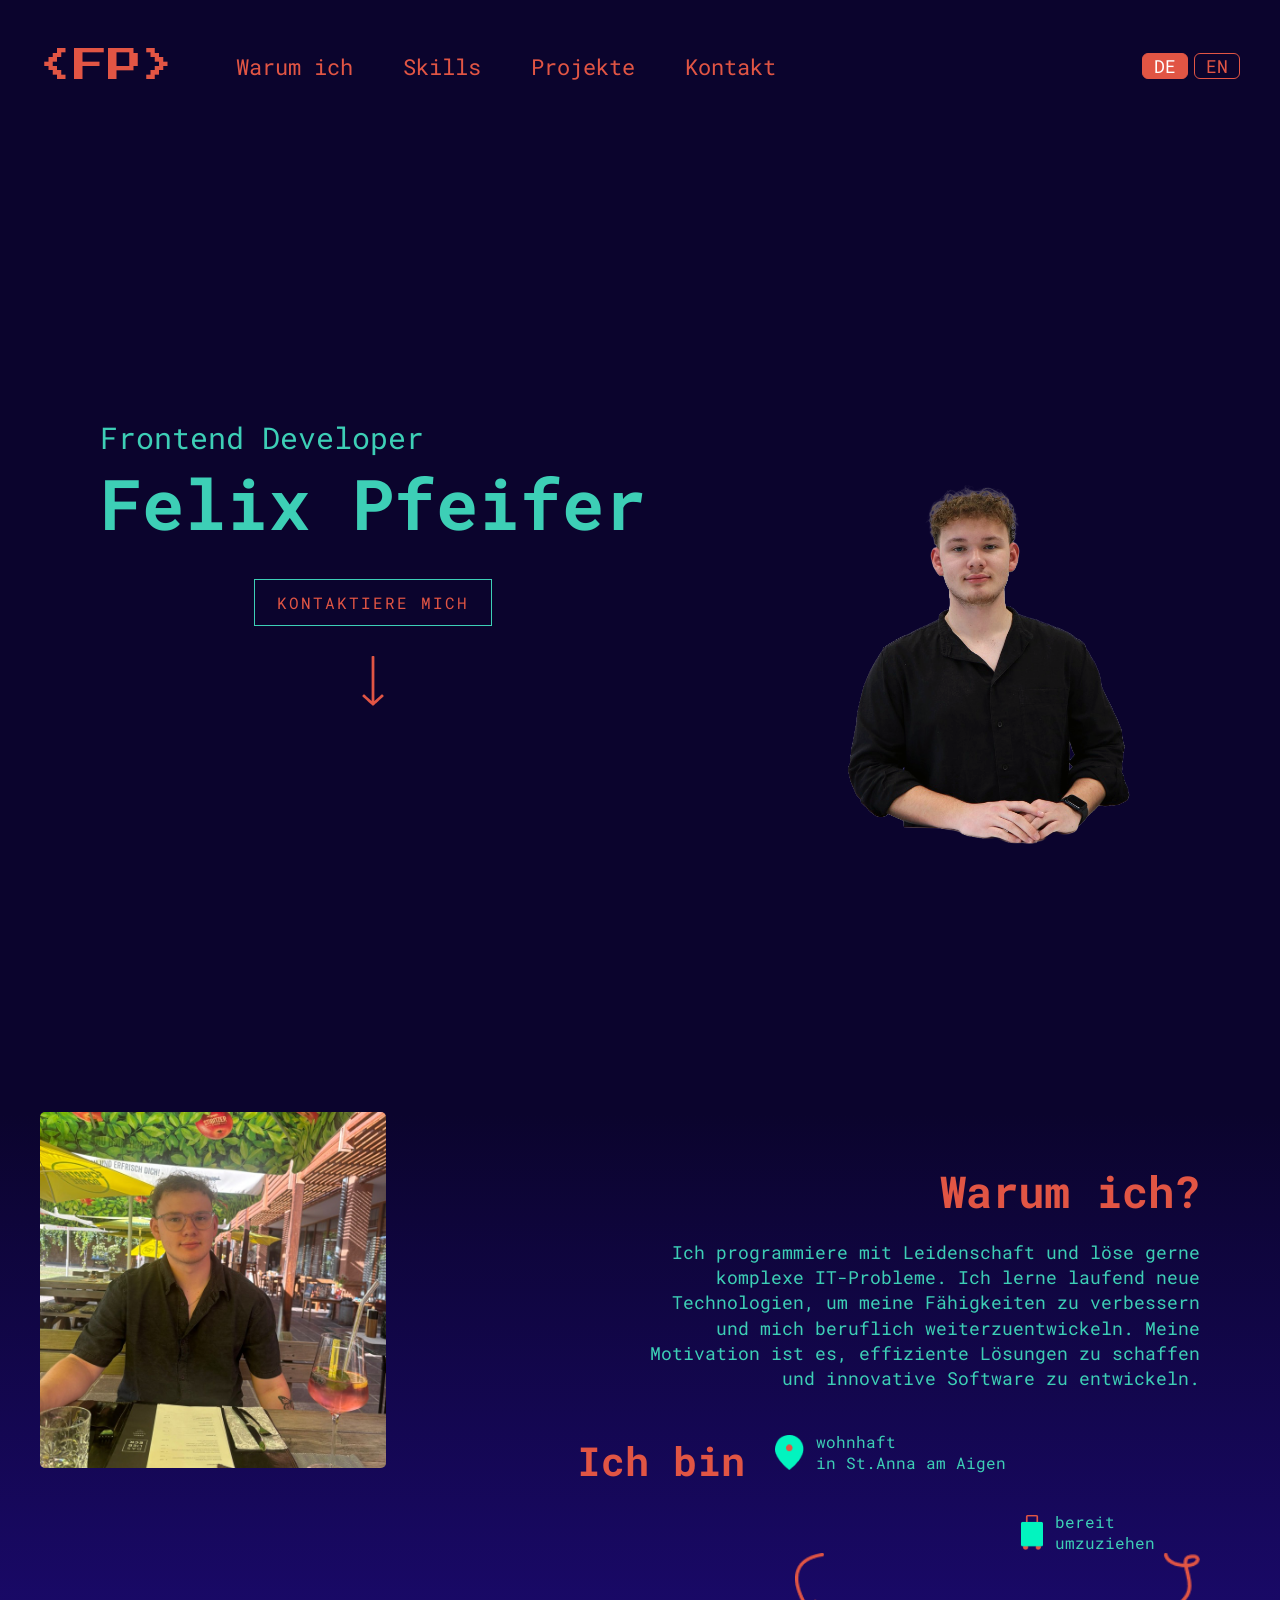
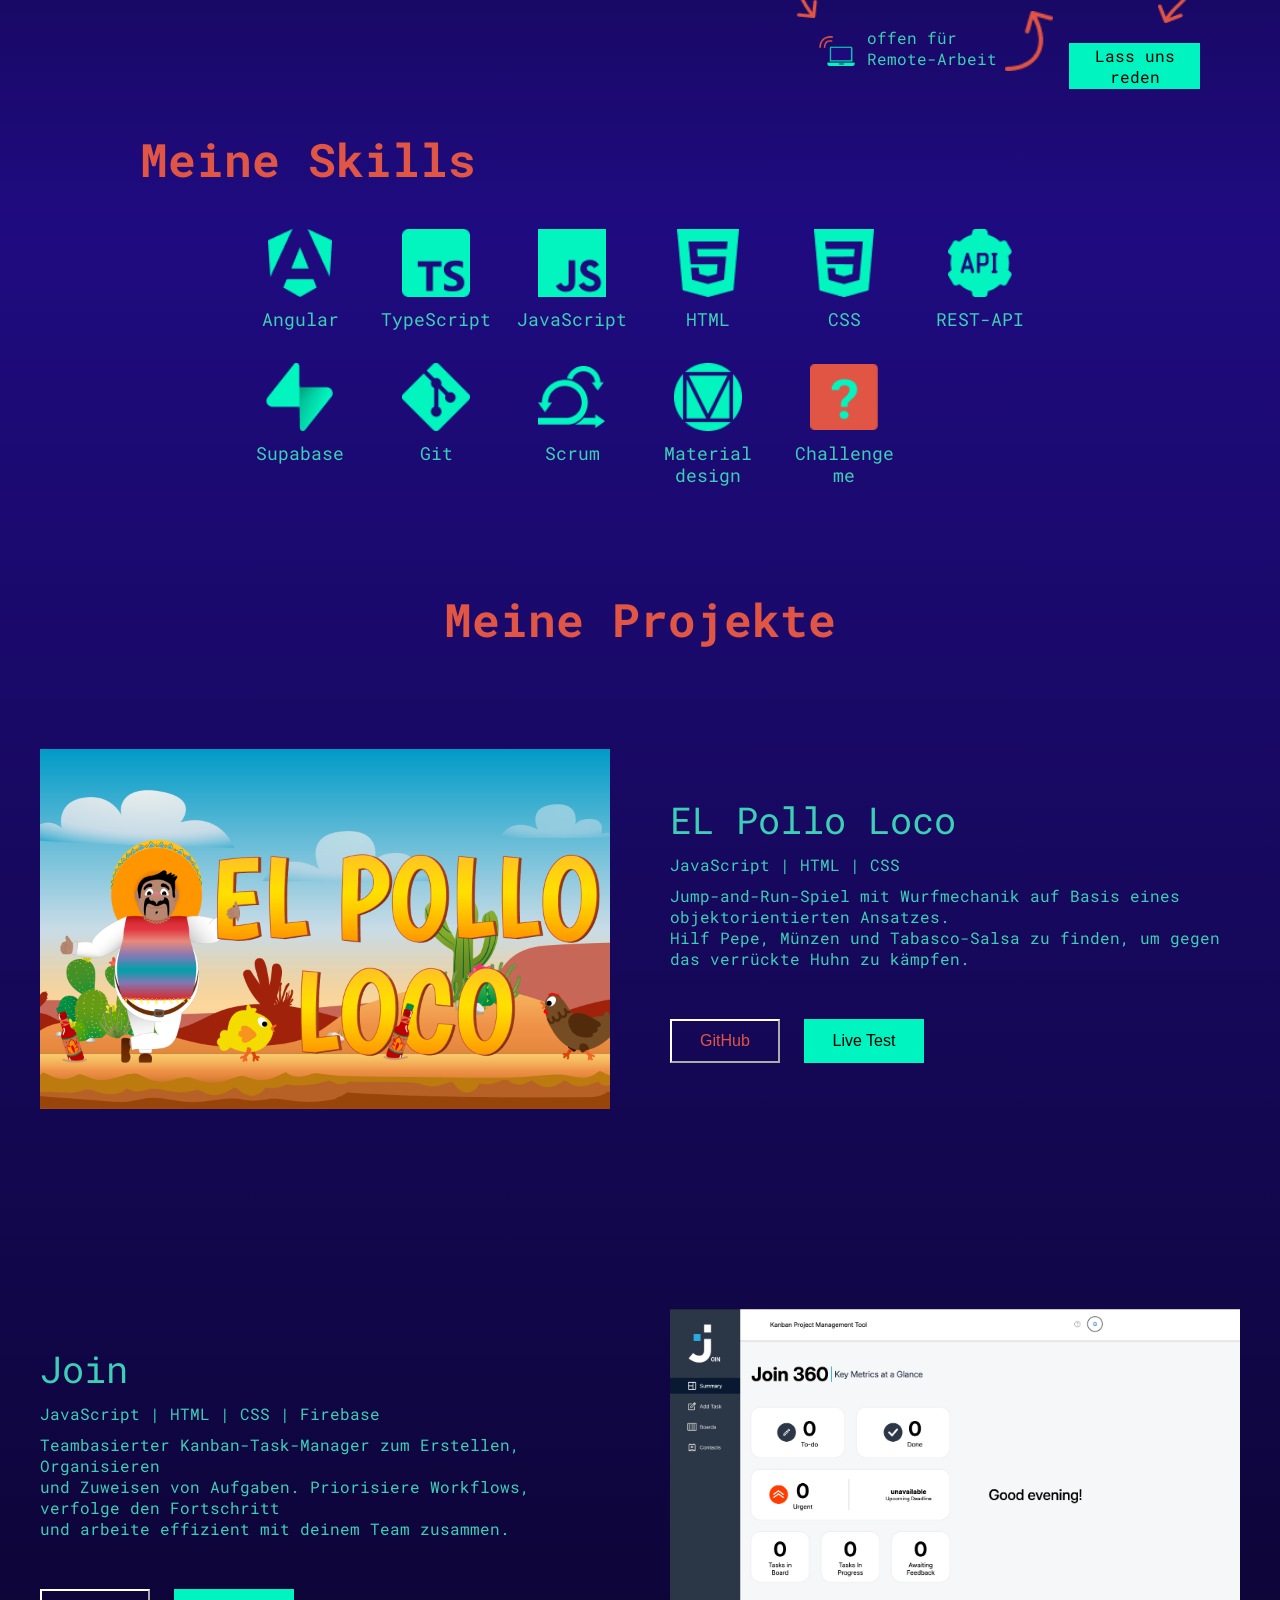
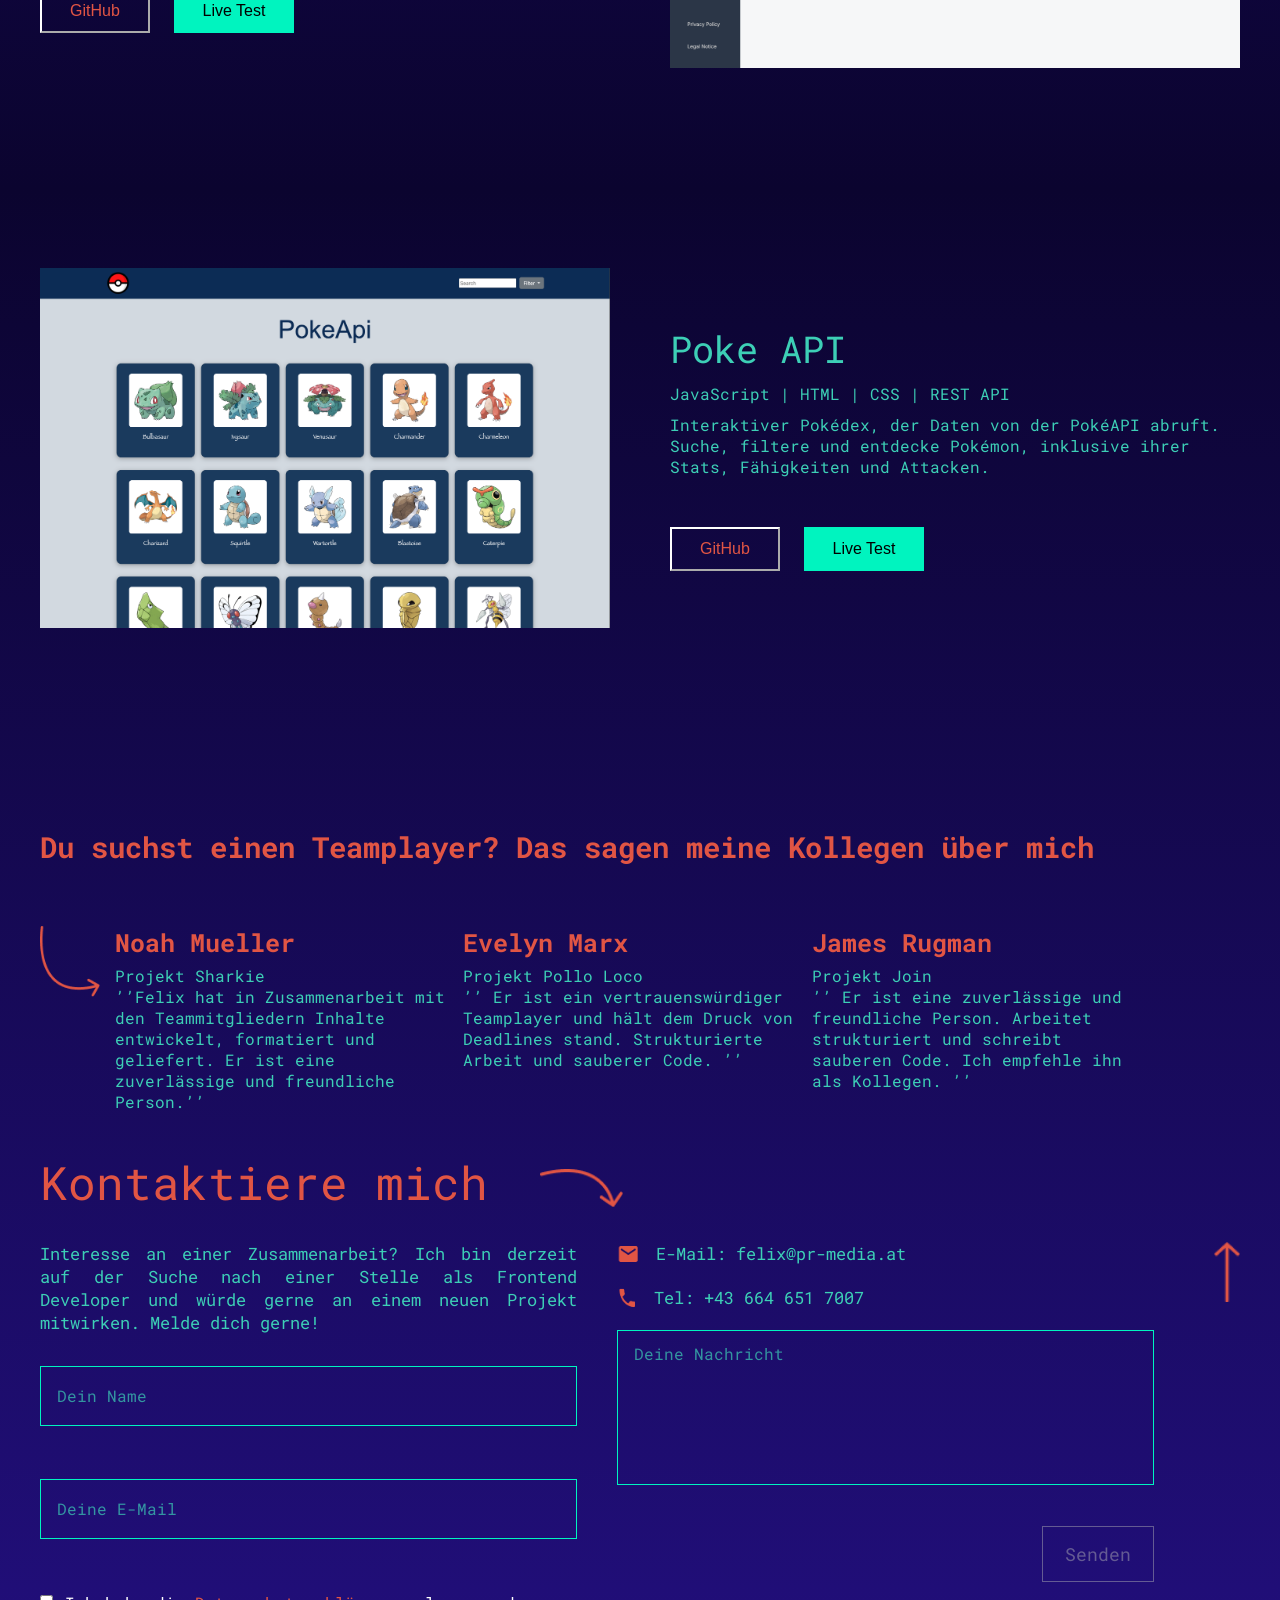
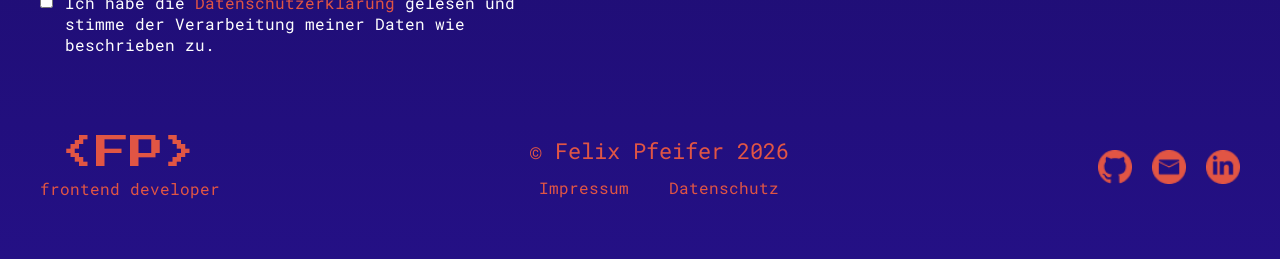
<file: index.html>
<!doctype html>
<html lang="de">

<head>
    <meta charset="UTF-8" />
    <meta name="viewport" content="width=device-width, initial-scale=1.0" />
    <title>Felix Pfeifer</title>
    <link rel="icon" type="image/x-icon" href="./images/Favicon.png" />
    <link rel="stylesheet" href="style.css?v=13" />
    <link rel="preconnect" href="https://fonts.googleapis.com" />
    <link rel="preconnect" href="https://fonts.gstatic.com" crossorigin />
    <link
        href="https://fonts.googleapis.com/css2?family=Archivo:ital,wght@0,100..900;1,100..900&family=Changa+One:ital@0;1&family=Inter:ital,opsz,wght@0,14..32,100..900;1,14..32,100..900&family=Open+Sans:ital,wght@0,300..800;1,300..800&family=Press+Start+2P&family=Raleway:ital,wght@0,100..900;1,100..900&family=Roboto+Mono:ital,wght@0,100..700;1,100..700&display=swap"
        rel="stylesheet" />
    <link href="https://fonts.googleapis.com/css2?family=Silkscreen&display=swap" rel="stylesheet" />
    <link href="https://unpkg.com/aos@2.3.1/dist/aos.css" rel="stylesheet">
</head>

<body>
    <div class="page-container">
    <header>
        <a class="logo" href="./index.html" aria-label="Zur Startseite">
            <span class="logo-bracket">&lt;</span>FP<span class="logo-bracket">&gt;</span>
        </a>
        <nav class="nav-links">
            <a class="link" href="#why-me" data-i18n="nav.whyme">Warum ich</a>
            <a class="link" href="#skills" data-i18n="nav.skills">Skills</a>
            <a class="link" href="#projects" data-i18n="nav.projects">Projekte</a>
            <a class="link" href="#contact" data-i18n="nav.contact">Kontakt</a>
        </nav>
        <div class="lang-btn" id="langToggle">
            <button type="button" class="lang-opt lang-active" data-lang="de" onclick="window.setLang('de')">DE</button>
            <button type="button" class="lang-opt" data-lang="en" onclick="window.setLang('en')">EN</button>
        </div>
        <button class="burger_btn" id="burgerBtn" aria-label="Menü öffnen">
            <span></span>
            <span></span>
            <span></span>
        </button>
    </header>

    <div class="mobile_menu" id="mobileMenu">
        <button class="mobile_menu_close" id="mobileMenuClose" aria-label="Menü schließen">&times;</button>
        <nav class="mobile_nav_links">
            <a  class="mobile_link" href="#why-me" data-i18n="nav.whyme">Warum ich</a>
            <a class="mobile_link" href="#skills" data-i18n="nav.skills">Skills</a>
            <a class="mobile_link" href="#projects" data-i18n="nav.projects">Projekte</a>
            <a class="mobile_link" href="#contact" data-i18n="nav.contact">Kontakt</a>
            <div class="lang-btn mobile_lang">
                <button type="button" class="lang-opt lang-active" data-lang="de" onclick="window.setLang('de')">DE</button>
                <button type="button" class="lang-opt" data-lang="en" onclick="window.setLang('en')">EN</button>
            </div>
        </nav>
    </div>

    <div class="me">
        <div class="me_content">
            <div class="me_text_group">
                <span class="me_txt">Frontend Developer</span>
                <h1>Felix Pfeifer</h1>
            </div>
            <div class="cta_group">
                <a class="contact_me_tab" href="#contact" data-i18n="hero.contactTab">Contact me</a>
                <a class="scroll_arrow" href="#why-me"><img src="./images/Arrow down.png" alt="Scroll down" /></a>
            </div>
        </div>
        <img class="felix_png" src="./images/Felix1.png" alt="" />
    </div>

    <div class="why_me" id="why-me">
        <img class="felix_png_about_me" src="./images/Felix_2.jpeg" alt="" />
        <div class="why_me_content">
            <span class="why_me_headlin" data-i18n="whyme.headline">Why me?</span>
            <span class="why_me_txt" data-i18n="whyme.text">I am passionate about coding and enjoy solving complex IT problems. I continuously learn new technologies to improve my skills and grow professionally. My motivation comes from creating efficient solutions and developing innovative software.</span>
            <div class="i_am_section">
                <span class="i_am" data-i18n="whyme.iam">I am</span>
                <div class="i_am_items">
                    <span class="i_am_location">
                        <img src="./images/Vector.png" alt="" />
                        <span data-i18n-html="whyme.location">located <br />
                            in St.Anna am Aigen</span>
                    </span>
                    <span class="i_am_relocate">
                        <img src="./images/relocate.png" alt="" />
                        <span data-i18n-html="whyme.relocate">open <br />
                            to relocate</span>
                    </span>
                    <span class="i_am_arrow_down"><img src="./images/Arrow 5.png" alt="" /></span>
                    <span class="i_am_arrow_up"><img src="./images/Arrow 01.png" alt="" /></span>
                    <span class="i_am_remote">
                        <img src="./images/Icon Remote.png" alt="" />
                        <span data-i18n-html="whyme.remote">open to <br />
                            work remote</span>
                    </span>
                    <span  class="i_am_arrow_end"><img src="./images/Arrow 4.png" alt="" /></span>
                </div>
            </div>
            <a href="#contact"><button class="let_us_talk_btn" data-i18n="whyme.talkBtn">Let's Talk</button></a>
        </div>
    </div>

    <section  class="skills-section" id="skills">
        <h2 class="headline_skills" data-i18n="skills.headline">My Skills</h2>
        <div class="skills-grid">
            <div data-aos="flip-left"
     data-aos-easing="ease-out-cubic"
     data-aos-duration="2000" class="skill-item">
                <img src="./images/Angular_noName.png" alt="Angular" />
                <span class="skill-label">Angular</span>
            </div>
            <div data-aos="flip-left"
     data-aos-easing="ease-out-cubic"
     data-aos-duration="2000" class="skill-item">
                <img src="./images/Typescript_noName.png" alt="TypeScript" />
                <span class="skill-label">TypeScript</span>
            </div>
            <div data-aos="flip-left"
     data-aos-easing="ease-out-cubic"
     data-aos-duration="800" class="skill-item">
                <img src="./images/JS_noName.png" alt="JavaScript" />
                <span class="skill-label">JavaScript</span>
            </div>
            <div data-aos="flip-left"
     data-aos-easing="ease-out-cubic"
     data-aos-duration="800" class="skill-item">
                <img src="./images/Html_noName.png" alt="HTML" />
                <span class="skill-label">HTML</span>
            </div>
            <div data-aos="flip-left"
     data-aos-easing="ease-out-cubic"
     data-aos-duration="800" class="skill-item">
                <img src="./images/Css_noName.png" alt="CSS" />
                <span class="skill-label">CSS</span>
            </div>
            <div data-aos="flip-left"
     data-aos-easing="ease-out-cubic"
     data-aos-duration="800" class="skill-item">
                <img src="./images/Api_noname.png" alt="REST-API" />
                <span class="skill-label">REST-API</span>
            </div>

            <div data-aos="flip-left"
     data-aos-easing="ease-out-cubic"
     data-aos-duration="800" class="skill-item">
                <img src="./images/Supabase_noName.png" alt="Supabase" />
                <span class="skill-label">Supabase</span>
            </div>
            <div data-aos="flip-left"
     data-aos-easing="ease-out-cubic"
     data-aos-duration="800" class="skill-item">
                <img src="./images/Git_noName.png" alt="Git" />
                <span class="skill-label">Git</span>
            </div>
            <div data-aos="flip-left"
     data-aos-easing="ease-out-cubic"
     data-aos-duration="800" class="skill-item">
                <img src="./images/Scrum_noName.png" alt="Scrum" />
                <span class="skill-label">Scrum</span>
            </div>
            <div data-aos="flip-left"
     data-aos-easing="ease-out-cubic"
     data-aos-duration="800" class="skill-item">
                <img src="./images/Material_noName.png" alt="Material Design" />
                <span class="skill-label">Material design</span>
            </div>
            <div data-aos="flip-left"
     data-aos-easing="ease-out-cubic"
     data-aos-duration="800" class="skill-item">
                <img src="./images/Chalangeme_noName.png" alt="Challenge me" />
                <span class="skill-label">Challenge me</span>
            </div>
        </div>
    </section>

    <section class="portfolio-section" id="projects">
        <h2 class="headline_myProjects" data-i18n="projects.headline">My Projects</h2>
        <div data-aos="fade-down"
     data-aos-easing="linear"
     data-aos-duration="600" class="Pollo_Loco">
            <img  class="Pollo_Loco_img" src="images/startscreen_1.png" alt="" />
            <div>
                <p class="headline_elPolloLoco">EL Pollo Loco</p>
                <p class="Project_Languages">JavaScript | HTML | CSS</p>
                <p class="Project_Description" data-i18n-html="projects.pollo.desc">Jump, run and throw game based on object-oriented approach.<br>
                    Help Pepe to find coins and tabasco salsa to fight against <br> the crazy hen.</p>
                <div class="project_buttons">
                    <a href="https://github.com/PfeiferFelix/El-Pollo-Loco" target="_blank"><Button class="Github_Button">GitHub</Button></a>
                    <a href="https://pollo-loco.felixpfeifer.at" target="_blank"><Button class="LiveTest_Button">Live Test</Button></a>
                </div>
            </div>
        </div>

        <div data-aos="fade-down"
     data-aos-easing="linear"
     data-aos-duration="600" class="Pollo_Loco">
            <div  class="Join_Info">
                <p class="headline_elPolloLoco">Join</p>
                <p class="Project_Languages">JavaScript | HTML | CSS | Firebase</p>
                <p class="Project_Description" data-i18n-html="projects.join.desc">Team-based Kanban task manager for creating, organizing,<br>
                    and assigning tasks. Prioritize workflows, track progress, <br> and collaborate efficiently with your team.</p>
                <div class="project_buttons">
                    <a href="https://github.com/PfeiferFelix/Join" target="_blank"><Button class="Github_Button">GitHub</Button></a>
                    <a href="https://join.felixpfeifer.at" target="_blank"><Button class="LiveTest_Button">Live Test</Button></a>
                </div>
            </div>
            <img class="Join_img" src="images/join.png" alt="" />
        </div>
        <div data-aos="fade-down"
     data-aos-easing="linear"
     data-aos-duration="600" class="Pollo_Loco">
            <img class="Pollo_Loco_img" src="images/Poke_API.png" alt="" />
            <div>
                <p class="headline_elPolloLoco">Poke API</p>
                <p class="Project_Languages">JavaScript | HTML | CSS | REST API</p>
                <p class="Project_Description" data-i18n-html="projects.poke.desc">Interactive Pokédex that fetches data from the PokéAPI.<br>
                    Search, filter, and explore Pokémon, including their <br> stats, abilities, and attacks.</p>
                <div class="project_buttons">
                    <a href="https://github.com/PfeiferFelix/PokeApi" target="_blank"><Button class="Github_Button">GitHub</Button></a>
                    <a href="https://felixpfeifer.at/Poke-Api/" target="_blank"><Button class="LiveTest_Button">Live Test</Button></a>
                </div>
            </div>
        </div>

        <div class="testimonials">
            <h3 class="headline_testimonials" data-i18n="testimonials.headline">Need a teamplayer? Here&rsquo;s what my colleagues say about me</h3>
            <div class="testimonials_row">
                <img class="testimonials_arrow" src="./images/Arrow_feedback.png" alt="" />
                <div data-aos="fade"
     data-aos-easing="linear"
     data-aos-duration="600" class="testimonial">
                    <p class="testimonial_name">Noah Mueller</p>
                    <p class="testimonial_project" data-i18n="testimonials.1.project">Project Sharkie</p>
                    <p class="testimonial_text" data-i18n="testimonials.1.text">&rsquo;&rsquo;Felix had to develop, format and deliver content in collaboration with the team members. He is a reliable and friendly person.&rsquo;&rsquo;</p>
                </div>
                <div data-aos="fade"
     data-aos-easing="linear"
     data-aos-duration="600" class="testimonial">
                    <p class="testimonial_name">Evelyn Marx</p>
                    <p class="testimonial_project" data-i18n="testimonials.2.project">Project Pollo Loco</p>
                    <p class="testimonial_text" data-i18n="testimonials.2.text">&rsquo;&rsquo; He is a trustworthy teamplayer and can cope with the stress of deadlines. Structured work and clear code. &rsquo;&rsquo;</p>
                </div>
                <div data-aos="fade"
     data-aos-easing="linear"
     data-aos-duration="600" class="testimonial">
                    <p class="testimonial_name">James Rugman</p>
                    <p class="testimonial_project" data-i18n="testimonials.3.project">Project Join</p>
                    <p class="testimonial_text" data-i18n="testimonials.3.text">&rsquo;&rsquo; He is a reliable and friendly person. Work in a structured way and write a clear code. I recommend him as a colleague.&rsquo;&rsquo;</p>
                </div>
            </div>
        </div>

    </section>

    <span class="headline_contact" id="contact"><span data-i18n="contact.headline">Contact me</span>
        <img class="contact_arrow" src="./images/Arrow.png" alt="">
    </span>
  <div class="contact_information">
    <div class="contact_left">
        <span class="contact_interest" data-i18n="contact.intro">Encourage people to contact you and describe what role you are
            interested in. Express interest in contributing to a new project.</span>
        <div class="contact_field">
            <input class="contact_input_name" type="text" name="name" id="contactName" maxlength="30" placeholder="Your Name" data-i18n-placeholder="contact.name.placeholder">
            <p class="error__text" id="contactNameError"></p>
        </div>
        <div class="contact_field">
            <input class="contact_input_name" type="email" name="email" id="contactEmail" maxlength="30" placeholder="Your Email" data-i18n-placeholder="contact.email.placeholder">
            <p class="error__text" id="contactEmailError"></p>
        </div>
        <div class="contact_field">
            <div class="checkbox__row">
                <input class="checkbox" type="checkbox" id="privacy" />
                <label class="lable_privacy_policy" for="privacy" data-i18n-html="contact.privacy">I've read the <a class="legal_information_link"
                        href="privacy-policy.html">privacy policy</a> and agree to the processing of my data as
                    outlined.</label>
            </div>
            <p class="error__text" id="contactPrivacyError"></p>
        </div>
    </div>
    <div class="contact_right">
        <div class="contact_detail_row">
            <img src="./images/icon _email_.png" alt="">
            <span class="email" data-i18n="contact.emailLabel">E-mail: felix@pr-media.at</span>
        </div>
        <div class="contact_detail_row">
            <img src="./images/icon _phone_.png" alt="">
            <span class="email">Tel: +43 664 651 7007</span>
        </div>
        <div class="contact_field">
            <textarea class="contact_input_yourMessage" name="message" id="contactMessage" placeholder="Your Message" data-i18n-placeholder="contact.message.placeholder"></textarea>
            <p class="error__text" id="contactMessageError"></p>
        </div>
        <button class="contact_Send_btn" id="contactSendBtn" data-i18n="contact.send">Send</button>
    </div>
    <a class="arrow_up" href="#"><img src="./images/Arrow Up.png" alt="Back to top"></a>
</div>


    <footer>
        <div class="footer_logo">
            <div class="logo">
                <span class="logo-bracket">&lt;</span>FP<span class="logo-bracket">&gt;</span>
            </div>
            <span class="footer_logo_subtitle">frontend developer</span>
        </div>

        <div class="footer_center">
            <span class="footer_copyright">&copy; Felix Pfeifer 2026</span>
            <div class="legal_information">
                <a class="legal_information_link" href="./legal-notice.html" data-i18n="footer.legal">Legal notice</a>
                <a class="legal_information_link" href="./privacy-policy.html" data-i18n="footer.privacy">privacy policy</a>
            </div>
        </div>

        <div class="social_links">
            <a class="social_links_btn" href="https://github.com/PfeiferFelix" target="_blank"><img src="./images/Github button.png" alt="GitHub" /></a>
            <a class="social_links_btn" href="mailto:felix@pr-media.at"><img src="./images/Email button.png" alt="E-Mail" /></a>
            <a class="social_links_btn" href="https://www.linkedin.com/feed/" target="_blank"><img src="./images/Linkedin button.png" alt="LinkedIn" /></a>
        </div>
    </footer>
    </div>
      <script src="https://unpkg.com/aos@next/dist/aos.js"></script>
  <script>
    AOS.init({ once: true });
  </script>
    <script src="i18n.js?v=3"></script>
    <script src="script.js?v=4"></script>
</body>

</html>
</file>
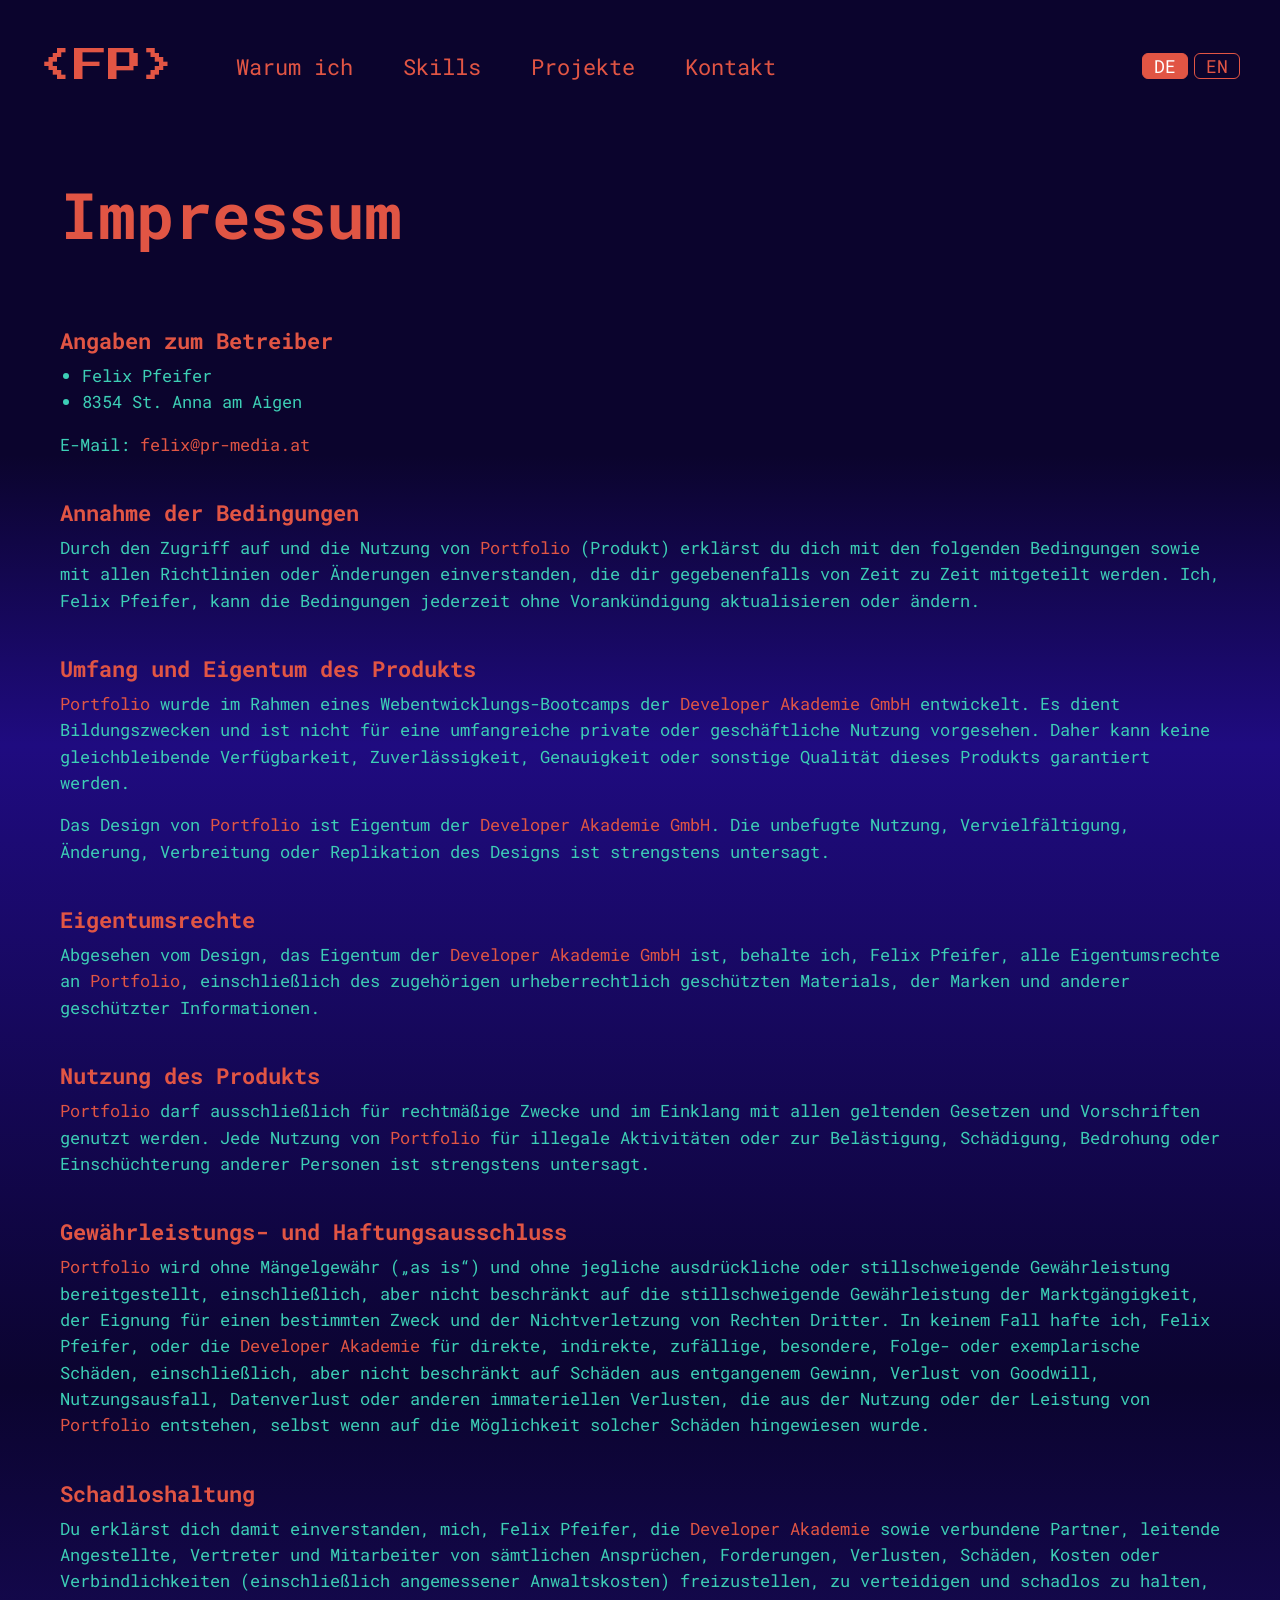
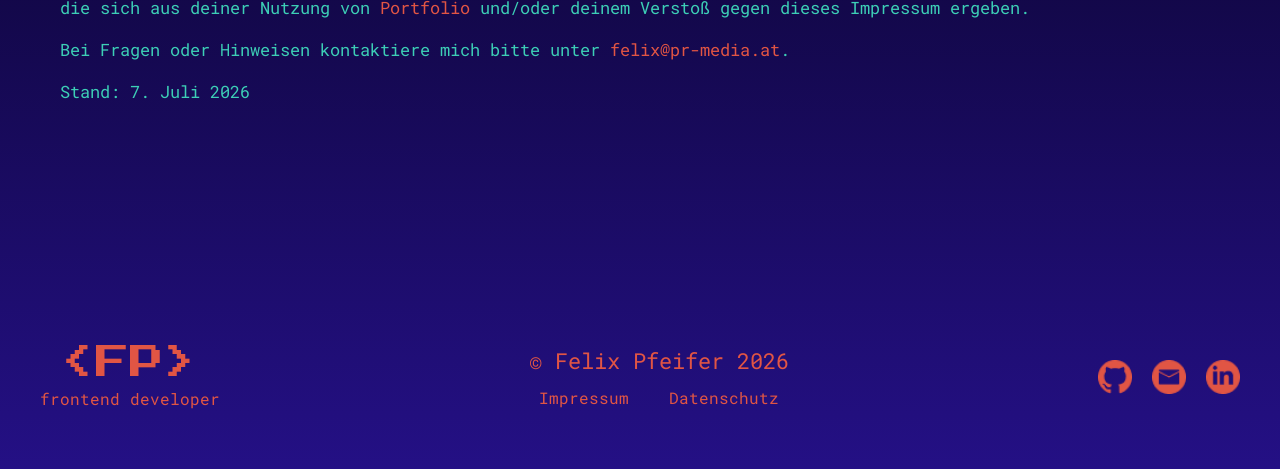
<file: legal-notice.html>
<!doctype html>
<html lang="de">

<head>
    <meta charset="UTF-8" />
    <meta name="viewport" content="width=device-width, initial-scale=1.0" />
    <title>Felix Pfeifer</title>
    <link rel="icon" type="image/x-icon" href="./images/Favicon.png" />
    <link rel="stylesheet" href="style.css?v=13" />
    <link rel="preconnect" href="https://fonts.googleapis.com" />
    <link rel="preconnect" href="https://fonts.gstatic.com" crossorigin />
    <link
        href="https://fonts.googleapis.com/css2?family=Archivo:ital,wght@0,100..900;1,100..900&family=Changa+One:ital@0;1&family=Inter:ital,opsz,wght@0,14..32,100..900;1,14..32,100..900&family=Open+Sans:ital,wght@0,300..800;1,300..800&family=Press+Start+2P&family=Raleway:ital,wght@0,100..900;1,100..900&family=Roboto+Mono:ital,wght@0,100..700;1,100..700&display=swap"
        rel="stylesheet" />
    <link href="https://fonts.googleapis.com/css2?family=Silkscreen&display=swap" rel="stylesheet" />
</head>
<body>
    <div class="page-container">
        <header>
        <a class="logo" href="./index.html" aria-label="Zur Startseite">
            <span class="logo-bracket">&lt;</span>FP<span class="logo-bracket">&gt;</span>
        </a>
        <nav class="nav-links">
            <a class="link" href="./index.html#why-me" data-i18n="nav.whyme">Warum ich</a>
            <a class="link" href="./index.html#skills" data-i18n="nav.skills">Skills</a>
            <a class="link" href="./index.html#projects" data-i18n="nav.projects">Projekte</a>
            <a class="link" href="./index.html#contact" data-i18n="nav.contact">Kontakt</a>
        </nav>
        <div class="lang-btn" id="langToggle">
            <button type="button" class="lang-opt lang-active" data-lang="de" onclick="window.setLang('de')">DE</button>
            <button type="button" class="lang-opt" data-lang="en" onclick="window.setLang('en')">EN</button>
        </div>
        <button class="burger_btn" id="burgerBtn" aria-label="Menü öffnen">
            <span></span>
            <span></span>
            <span></span>
        </button>
    </header>

    <div class="mobile_menu" id="mobileMenu">
        <button class="mobile_menu_close" id="mobileMenuClose" aria-label="Menü schließen">&times;</button>
        <nav class="mobile_nav_links">
            <a class="mobile_link" href="./index.html#why-me" data-i18n="nav.whyme">Warum ich</a>
            <a class="mobile_link" href="./index.html#skills" data-i18n="nav.skills">Skills</a>
            <a class="mobile_link" href="./index.html#projects" data-i18n="nav.projects">Projekte</a>
            <a class="mobile_link" href="./index.html#contact" data-i18n="nav.contact">Kontakt</a>
            <div class="lang-btn mobile_lang">
                <button type="button" class="lang-opt lang-active" data-lang="de" onclick="window.setLang('de')">DE</button>
                <button type="button" class="lang-opt" data-lang="en" onclick="window.setLang('en')">EN</button>
            </div>
        </nav>
    </div>

    <a class="back_arrow" href="./index.html" aria-label="Zurück zur Startseite">
        <img src="./images/Arrow Back.png" alt="Zurück" />
    </a>

    <main class="legal_page">
        <h1 class="legal_headline" data-i18n="legal.title">Impressum</h1>

        <section class="legal_section">
            <h2 data-i18n="legal.imprint.title">Angaben zum Betreiber</h2>
            <ul class="legal_list">
                <li>Felix Pfeifer</li>
                <li>8354 St. Anna am Aigen</li>
            </ul>
            <p>E-Mail: <a href="mailto:felix@pr-media.at">felix@pr-media.at</a></p>
        </section>

        <section class="legal_section">
            <h2 data-i18n="legal.acceptance.title">Annahme der Bedingungen</h2>
            <p data-i18n-html="legal.acceptance.text">Durch den Zugriff auf und die Nutzung von
                <span class="legal_highlight">Portfolio</span> (Produkt) erklärst du dich mit den folgenden
                Bedingungen sowie mit allen Richtlinien oder Änderungen einverstanden, die dir gegebenenfalls
                von Zeit zu Zeit mitgeteilt werden. Ich, Felix Pfeifer, kann die Bedingungen jederzeit ohne
                Vorankündigung aktualisieren oder ändern.</p>
        </section>

        <section class="legal_section">
            <h2 data-i18n="legal.scope.title">Umfang und Eigentum des Produkts</h2>
            <p data-i18n-html="legal.scope.text1"><span class="legal_highlight">Portfolio</span> wurde im Rahmen
                eines Webentwicklungs-Bootcamps der <span class="legal_highlight">Developer Akademie GmbH</span>
                entwickelt. Es dient Bildungszwecken und ist nicht für eine umfangreiche private oder
                geschäftliche Nutzung vorgesehen. Daher kann keine gleichbleibende Verfügbarkeit,
                Zuverlässigkeit, Genauigkeit oder sonstige Qualität dieses Produkts garantiert werden.</p>
            <p data-i18n-html="legal.scope.text2">Das Design von <span class="legal_highlight">Portfolio</span>
                ist Eigentum der <span class="legal_highlight">Developer Akademie GmbH</span>. Die unbefugte
                Nutzung, Vervielfältigung, Änderung, Verbreitung oder Replikation des Designs ist strengstens
                untersagt.</p>
        </section>

        <section class="legal_section">
            <h2 data-i18n="legal.rights.title">Eigentumsrechte</h2>
            <p data-i18n-html="legal.rights.text">Abgesehen vom Design, das Eigentum der
                <span class="legal_highlight">Developer Akademie GmbH</span> ist, behalte ich, Felix Pfeifer,
                alle Eigentumsrechte an <span class="legal_highlight">Portfolio</span>, einschließlich des
                zugehörigen urheberrechtlich geschützten Materials, der Marken und anderer geschützter
                Informationen.</p>
        </section>

        <section class="legal_section">
            <h2 data-i18n="legal.use.title">Nutzung des Produkts</h2>
            <p data-i18n-html="legal.use.text"><span class="legal_highlight">Portfolio</span> darf ausschließlich
                für rechtmäßige Zwecke und im Einklang mit allen geltenden Gesetzen und Vorschriften genutzt
                werden. Jede Nutzung von <span class="legal_highlight">Portfolio</span> für illegale Aktivitäten
                oder zur Belästigung, Schädigung, Bedrohung oder Einschüchterung anderer Personen ist
                strengstens untersagt.</p>
        </section>

        <section class="legal_section">
            <h2 data-i18n="legal.disclaimer.title">Gewährleistungs- und Haftungsausschluss</h2>
            <p data-i18n-html="legal.disclaimer.text"><span class="legal_highlight">Portfolio</span> wird ohne
                Mängelgewähr („as is“) und ohne jegliche ausdrückliche oder stillschweigende Gewährleistung
                bereitgestellt, einschließlich, aber nicht beschränkt auf die stillschweigende Gewährleistung
                der Marktgängigkeit, der Eignung für einen bestimmten Zweck und der Nichtverletzung von Rechten
                Dritter. In keinem Fall hafte ich, Felix Pfeifer, oder die
                <span class="legal_highlight">Developer Akademie</span> für direkte, indirekte, zufällige,
                besondere, Folge- oder exemplarische Schäden, einschließlich, aber nicht beschränkt auf Schäden
                aus entgangenem Gewinn, Verlust von Goodwill, Nutzungsausfall, Datenverlust oder anderen
                immateriellen Verlusten, die aus der Nutzung oder der Leistung von
                <span class="legal_highlight">Portfolio</span> entstehen, selbst wenn auf die Möglichkeit
                solcher Schäden hingewiesen wurde.</p>
        </section>

        <section class="legal_section">
            <h2 data-i18n="legal.indemnity.title">Schadloshaltung</h2>
            <p data-i18n-html="legal.indemnity.text">Du erklärst dich damit einverstanden, mich, Felix Pfeifer,
                die <span class="legal_highlight">Developer Akademie</span> sowie verbundene Partner, leitende
                Angestellte, Vertreter und Mitarbeiter von sämtlichen Ansprüchen, Forderungen, Verlusten,
                Schäden, Kosten oder Verbindlichkeiten (einschließlich angemessener Anwaltskosten) freizustellen,
                zu verteidigen und schadlos zu halten, die sich aus deiner Nutzung von
                <span class="legal_highlight">Portfolio</span> und/oder deinem Verstoß gegen dieses Impressum
                ergeben.</p>
            <p data-i18n-html="legal.contact.text">Bei Fragen oder Hinweisen kontaktiere mich bitte unter
                <a href="mailto:felix@pr-media.at">felix@pr-media.at</a>.</p>
            <p data-i18n="legal.date">Stand: 7. Juli 2026</p>
        </section>
    </main>

    <footer>
        <div class="footer_logo">
            <div class="logo">
                <span class="logo-bracket">&lt;</span>FP<span class="logo-bracket">&gt;</span>
            </div>
            <span class="footer_logo_subtitle">frontend developer</span>
        </div>

        <div class="footer_center">
            <span class="footer_copyright">&copy; Felix Pfeifer 2026</span>
            <div class="legal_information">
                <a class="legal_information_link" href="./legal-notice.html" data-i18n="footer.legal">Legal notice</a>
                <a class="legal_information_link" href="./privacy-policy.html" data-i18n="footer.privacy">privacy policy</a>
            </div>
        </div>

        <div class="social_links">
            <a class="social_links_btn" href="https://github.com/PfeiferFelix" target="_blank"><img src="./images/Github button.png" alt="GitHub" /></a>
            <a class="social_links_btn" href="mailto:felix@pr-media.at"><img src="./images/Email button.png" alt="E-Mail" /></a>
            <a class="social_links_btn" href="https://www.linkedin.com/feed/" target="_blank"><img src="./images/Linkedin button.png" alt="LinkedIn" /></a>
        </div>
    </footer>
    </div>
    <script src="i18n.js?v=3"></script>
    <script src="script.js?v=4"></script>
</body>
</html>
</file>
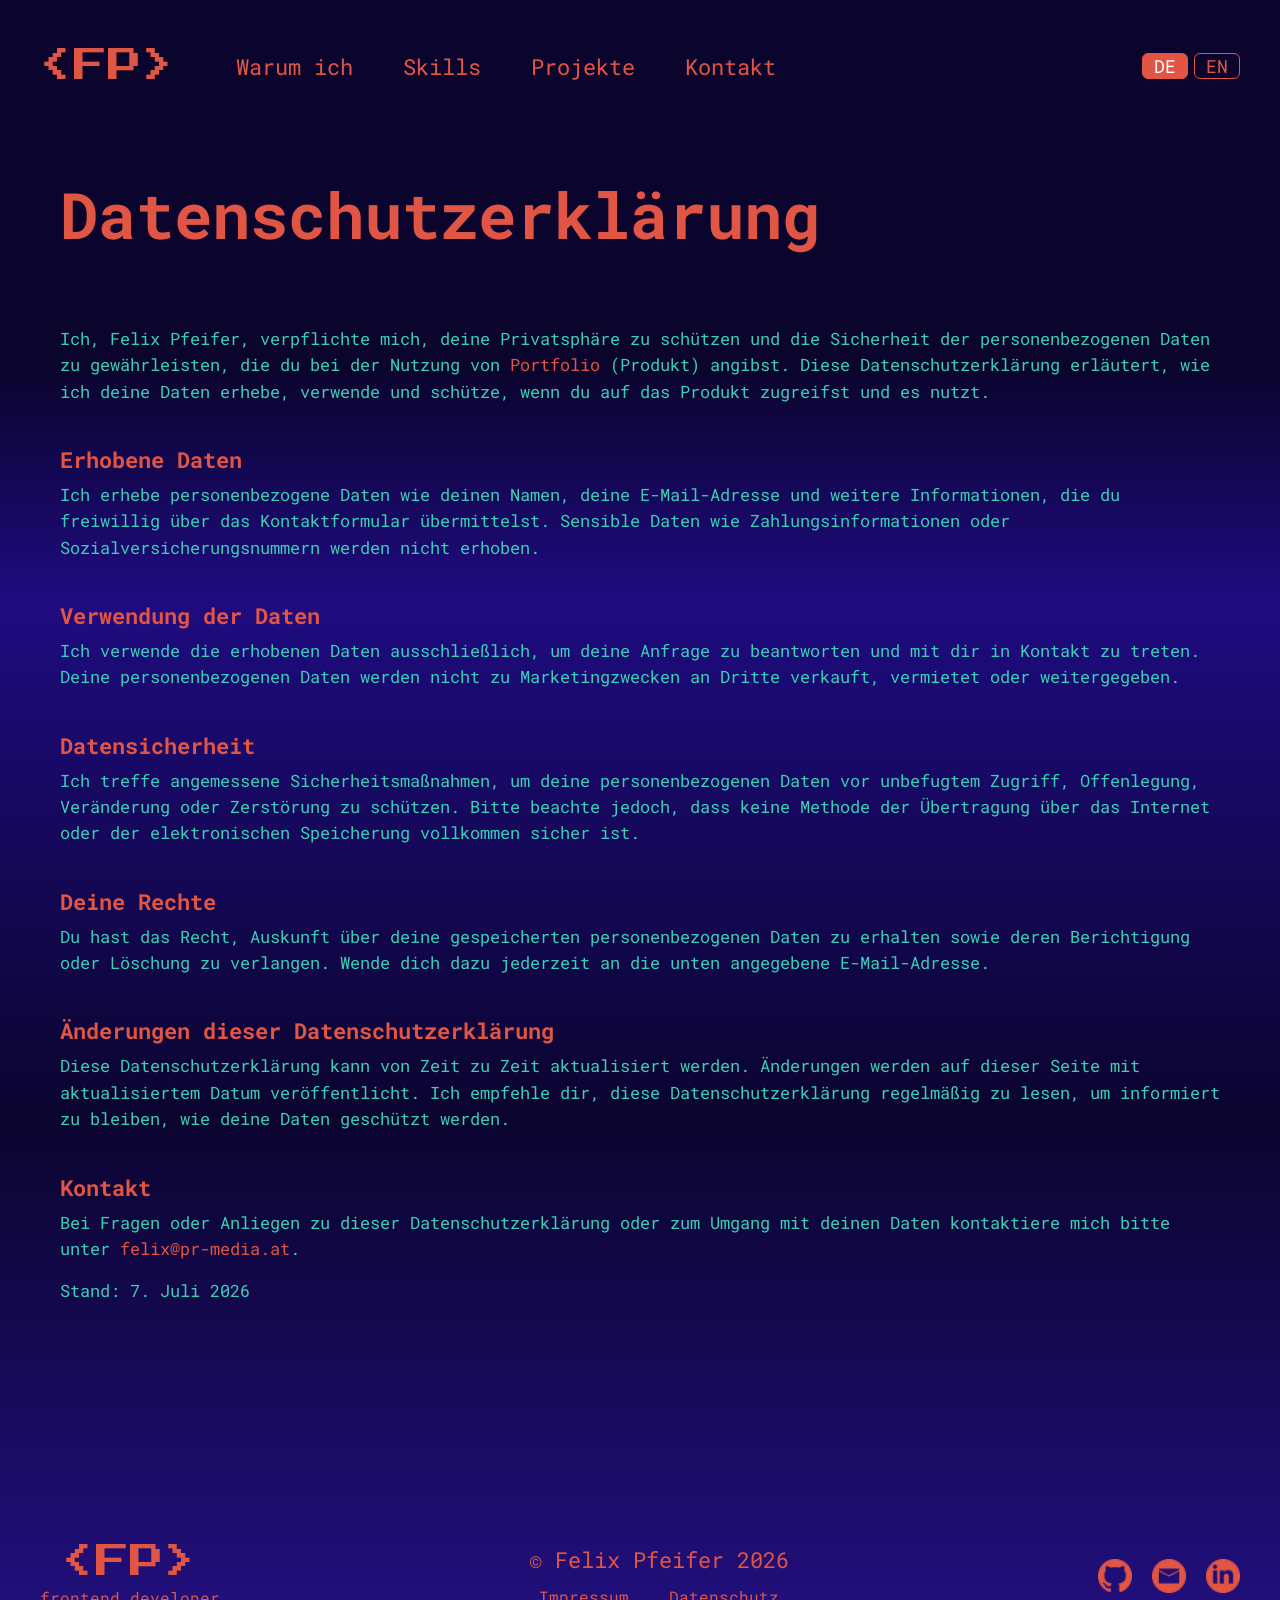
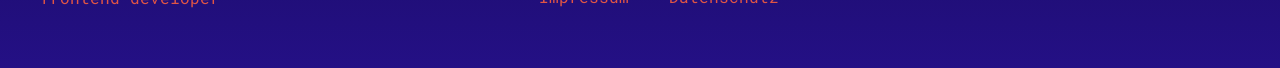
<file: privacy-policy.html>
<!doctype html>
<html lang="de">

<head>
    <meta charset="UTF-8" />
    <meta name="viewport" content="width=device-width, initial-scale=1.0" />
    <title>Felix Pfeifer</title>
    <link rel="icon" type="image/x-icon" href="./images/Favicon.png" />
    <link rel="stylesheet" href="style.css?v=13" />
    <link rel="preconnect" href="https://fonts.googleapis.com" />
    <link rel="preconnect" href="https://fonts.gstatic.com" crossorigin />
    <link
        href="https://fonts.googleapis.com/css2?family=Archivo:ital,wght@0,100..900;1,100..900&family=Changa+One:ital@0;1&family=Inter:ital,opsz,wght@0,14..32,100..900;1,14..32,100..900&family=Open+Sans:ital,wght@0,300..800;1,300..800&family=Press+Start+2P&family=Raleway:ital,wght@0,100..900;1,100..900&family=Roboto+Mono:ital,wght@0,100..700;1,100..700&display=swap"
        rel="stylesheet" />
    <link href="https://fonts.googleapis.com/css2?family=Silkscreen&display=swap" rel="stylesheet" />
</head>
<body>
    <div class="page-container">
        <header>
        <a class="logo" href="./index.html" aria-label="Zur Startseite">
            <span class="logo-bracket">&lt;</span>FP<span class="logo-bracket">&gt;</span>
        </a>
        <nav class="nav-links">
            <a class="link" href="./index.html#why-me" data-i18n="nav.whyme">Warum ich</a>
            <a class="link" href="./index.html#skills" data-i18n="nav.skills">Skills</a>
            <a class="link" href="./index.html#projects" data-i18n="nav.projects">Projekte</a>
            <a class="link" href="./index.html#contact" data-i18n="nav.contact">Kontakt</a>
        </nav>
        <div class="lang-btn" id="langToggle">
            <button type="button" class="lang-opt lang-active" data-lang="de" onclick="window.setLang('de')">DE</button>
            <button type="button" class="lang-opt" data-lang="en" onclick="window.setLang('en')">EN</button>
        </div>
        <button class="burger_btn" id="burgerBtn" aria-label="Menü öffnen">
            <span></span>
            <span></span>
            <span></span>
        </button>
    </header>

    <div class="mobile_menu" id="mobileMenu">
        <button class="mobile_menu_close" id="mobileMenuClose" aria-label="Menü schließen">&times;</button>
        <nav class="mobile_nav_links">
            <a class="mobile_link" href="./index.html#why-me" data-i18n="nav.whyme">Warum ich</a>
            <a class="mobile_link" href="./index.html#skills" data-i18n="nav.skills">Skills</a>
            <a class="mobile_link" href="./index.html#projects" data-i18n="nav.projects">Projekte</a>
            <a class="mobile_link" href="./index.html#contact" data-i18n="nav.contact">Kontakt</a>
            <div class="lang-btn mobile_lang">
                <button type="button" class="lang-opt lang-active" data-lang="de" onclick="window.setLang('de')">DE</button>
                <button type="button" class="lang-opt" data-lang="en" onclick="window.setLang('en')">EN</button>
            </div>
        </nav>
    </div>

    <a class="back_arrow" href="./index.html" aria-label="Zurück zur Startseite">
        <img src="./images/Arrow Back.png" alt="Zurück" />
    </a>

    <main class="legal_page">
        <h1 class="legal_headline" data-i18n="privacy.title">Datenschutzerklärung</h1>

        <section class="legal_section">
            <p data-i18n-html="privacy.intro">Ich, Felix Pfeifer, verpflichte mich, deine Privatsphäre zu schützen
                und die Sicherheit der personenbezogenen Daten zu gewährleisten, die du bei der Nutzung von
                <span class="legal_highlight">Portfolio</span> (Produkt) angibst. Diese Datenschutzerklärung
                erläutert, wie ich deine Daten erhebe, verwende und schütze, wenn du auf das Produkt zugreifst
                und es nutzt.</p>
        </section>

        <section class="legal_section">
            <h2 data-i18n="privacy.collect.title">Erhobene Daten</h2>
            <p data-i18n-html="privacy.collect.text">Ich erhebe personenbezogene Daten wie deinen Namen, deine
                E-Mail-Adresse und weitere Informationen, die du freiwillig über das Kontaktformular übermittelst.
                Sensible Daten wie Zahlungsinformationen oder Sozialversicherungsnummern werden nicht erhoben.</p>
        </section>

        <section class="legal_section">
            <h2 data-i18n="privacy.use.title">Verwendung der Daten</h2>
            <p data-i18n-html="privacy.use.text">Ich verwende die erhobenen Daten ausschließlich, um deine Anfrage
                zu beantworten und mit dir in Kontakt zu treten. Deine personenbezogenen Daten werden nicht zu
                Marketingzwecken an Dritte verkauft, vermietet oder weitergegeben.</p>
        </section>

        <section class="legal_section">
            <h2 data-i18n="privacy.security.title">Datensicherheit</h2>
            <p data-i18n-html="privacy.security.text">Ich treffe angemessene Sicherheitsmaßnahmen, um deine
                personenbezogenen Daten vor unbefugtem Zugriff, Offenlegung, Veränderung oder Zerstörung zu
                schützen. Bitte beachte jedoch, dass keine Methode der Übertragung über das Internet oder der
                elektronischen Speicherung vollkommen sicher ist.</p>
        </section>

        <section class="legal_section">
            <h2 data-i18n="privacy.rights.title">Deine Rechte</h2>
            <p data-i18n-html="privacy.rights.text">Du hast das Recht, Auskunft über deine gespeicherten
                personenbezogenen Daten zu erhalten sowie deren Berichtigung oder Löschung zu verlangen.
                Wende dich dazu jederzeit an die unten angegebene E-Mail-Adresse.</p>
        </section>

        <section class="legal_section">
            <h2 data-i18n="privacy.changes.title">Änderungen dieser Datenschutzerklärung</h2>
            <p data-i18n-html="privacy.changes.text">Diese Datenschutzerklärung kann von Zeit zu Zeit aktualisiert
                werden. Änderungen werden auf dieser Seite mit aktualisiertem Datum veröffentlicht. Ich empfehle
                dir, diese Datenschutzerklärung regelmäßig zu lesen, um informiert zu bleiben, wie deine Daten
                geschützt werden.</p>
        </section>

        <section class="legal_section">
            <h2 data-i18n="privacy.contact.title">Kontakt</h2>
            <p data-i18n-html="privacy.contact.text">Bei Fragen oder Anliegen zu dieser Datenschutzerklärung oder
                zum Umgang mit deinen Daten kontaktiere mich bitte unter
                <a href="mailto:felix@pr-media.at">felix@pr-media.at</a>.</p>
            <p data-i18n="privacy.date">Stand: 7. Juli 2026</p>
        </section>
    </main>

    <footer>
        <div class="footer_logo">
            <div class="logo">
                <span class="logo-bracket">&lt;</span>FP<span class="logo-bracket">&gt;</span>
            </div>
            <span class="footer_logo_subtitle">frontend developer</span>
        </div>

        <div class="footer_center">
            <span class="footer_copyright">&copy; Felix Pfeifer 2026</span>
            <div class="legal_information">
                <a class="legal_information_link" href="./legal-notice.html" data-i18n="footer.legal">Legal notice</a>
                <a class="legal_information_link" href="./privacy-policy.html" data-i18n="footer.privacy">privacy policy</a>
            </div>
        </div>

        <div class="social_links">
            <a class="social_links_btn" href="https://github.com/PfeiferFelix" target="_blank"><img src="./images/Github button.png" alt="GitHub" /></a>
            <a class="social_links_btn" href="mailto:felix@pr-media.at"><img src="./images/Email button.png" alt="E-Mail" /></a>
            <a class="social_links_btn" href="https://www.linkedin.com/feed/" target="_blank"><img src="./images/Linkedin button.png" alt="LinkedIn" /></a>
        </div>
    </footer>
    </div>
    <script src="i18n.js?v=3"></script>
    <script src="script.js?v=4"></script>
</body>
</html>
</file>
<file: style.css>
* {
    margin: 0;
    box-sizing: border-box;
    scroll-behavior: smooth;
}

button {
    cursor: pointer;
}

html {
    scroll-padding-top: 120px;
    overflow-x: clip;
}

body {
    overflow-x: clip;
    background: linear-gradient(to bottom,
            #0B042D 22%,
            #1F0B80 36%,
            #0B042F 67%,
            #241085 100%);
    min-height: 100vh;
}

.page-container {
    max-width: 1440px;
    margin: 0 auto;
    padding: 0 40px;
}

header {
    position: sticky;
    top: 0;
    z-index: 50;
    padding-top: 20px;
    height: 112px;
    width: 100%;
    display: flex;
    align-items: center;
    font-family: "Roboto Mono", monospace;
}

header::before {
    content: "";
    position: absolute;
    top: 0;
    bottom: 0;
    left: 50%;
    transform: translateX(-50%);
    width: 100vw;
    background: rgba(11, 4, 45, 1);
    backdrop-filter: blur(8px);
    -webkit-backdrop-filter: blur(8px);
    z-index: -1;
}

.link {
    color: #E15544;
    text-decoration: none;
    font-size: 22px;

}

.logo {
    color: #E15544;
    font-size: 34px;
    display: flex;
    font-family: "Press Start 2P", monospace;
    text-decoration: none;
}

.nav-links {
    display: flex;
    gap: 50px;
    margin-left: 60px;
}

.lang-btn {
    color: #E15544;
    display: flex;
    align-items: center;
    gap: 6px;
    flex-shrink: 0;
    margin-left: auto;
    margin-right: 0;
    font-family: "Roboto Mono", monospace;
    font-size: 18px;
}

.lang-opt {
    cursor: pointer;
    background: transparent;
    border: 1px solid #E15544;
    color: #E15544;
    border-radius: 6px;
    padding: 3px 11px;
    font-family: inherit;
    font-size: inherit;
    line-height: 1;
    transition: background 0.2s ease, color 0.2s ease;
}

.lang-opt:hover {
    background: rgba(225, 85, 68, 0.12);
}

.lang-opt.lang-active {
    background: #E15544;
    color: #fff;
}

.skills-section {
    height: 460px;

}

.skills-grid {
    display: grid;
    grid-template-columns: repeat(6, 112px);
    justify-content: center;
    gap: 48px;
    padding-top: 40px;
}

.skill-item {
    display: flex;
    flex-direction: column;
    align-items: center;
    gap: 12px;
}

.skill-item img {
    width: 68px;
    height: 68px;
    object-fit: contain;
}

.skill-label {
    color: #3DCFB6;
    font-family: "Roboto Mono", monospace;
    font-size: 18px;
    text-align: center;
    line-height: 1.2;
}

.headline_skills {
    color: #E15544;
    font-size: 46px;
    padding-top: 10px;
    margin-top: 30px;
    font-family: "Roboto Mono", monospace;
    margin-left: 100px;
}

.me {
    min-height: 100dvh;
    position: relative;
}

.me_content {
    display: contents;
}

.cta_group {
    display: contents;
}

.contact_me_tab {
    position: absolute;
    left: 100px;
    top: 140px;
    writing-mode: vertical-rl;
    transform: rotate(180deg);
    color: #E15544;
    text-decoration: none;
    text-transform: uppercase;
    border: 1px solid #3DCFB6;
    padding: 18px 12px;
    font-family: "Roboto Mono", monospace;
    letter-spacing: 4px;
    font-size: 16px;
    transition: background-color 0.2s ease, color 0.2s ease;
}

.contact_me_tab:hover {
    background-color: rgba(61, 207, 182, 0.12);
    color: #3DCFB6;
}

.scroll_arrow {
    position: absolute;
    left: 50%;
    top: 280px;
    transform: translateX(-50%);
    cursor: pointer;
    transition: transform 0.2s ease;
    z-index: 2;
}

.scroll_arrow:hover {
    transform: translateX(-50%) translateY(4px);
}

.scroll_arrow img {
    width: 22px;
    height: 50px;
    display: block;
}

.me_txt {
    color: #3DCFB6;
    font-size: 40px;
}

.me_text_group {
    position: absolute;
    left: 90px;
    bottom: 30px;
    display: flex;
    flex-direction: column;
    font-family: "Roboto Mono", monospace;
}

h1 {
    color: #3DCFB6;
    font-size: 90px;
}

.felix_png {
    position: absolute;
    right: 50px;
    bottom: 112px;
    height: 554px;
    width: 539px;
    object-fit: cover;
    border-radius: 5px;
}


.why_me {
    margin-top: 100px;
    width: 100%;
    min-height: min(calc(100vh - 112px), 700px);
    display: flex;
    align-items: center;
    justify-content: space-between;
    gap: 60px;
}

.why_me_content {
    max-width: 900px;
    display: flex;
    flex-direction: column;
    align-items: flex-end;
    padding-top: 50px;
    padding-right: 104px;
}

.why_me_content > a {
    margin-top: 0;
}

.why_me_headlin {
    color: #E15544;
    font-family: "Roboto Mono", monospace;
    font-size: 62px;
    font-weight: 700;
}

.why_me_txt {
    color: #3DCFB6;
    font-family: "Roboto Mono", monospace;
    font-size: 22px;
    line-height: 1.6;
    margin-top: 20px;
    max-width: 760px;
    text-align: right;
}

.felix_png_about_me {
    height: 420px;
    width: 420px;
    object-fit: cover;
    border-radius: 5px;
    align-self: flex-start;
}

.i_am_section {
    display: flex;
    align-items: flex-start;
    gap: 60px;
    padding-top: 40px;
    padding-left: 20px;
}

.i_am {
    color: #E15544;
    font-family: "Roboto Mono", monospace;
    font-size: 78px;
    font-weight: bold;
    line-height: 1;
    padding-top: 10px;
    white-space: nowrap;
    flex-shrink: 0;
}

.i_am_items {
    display: grid;
    grid-template-columns: auto auto;
    grid-template-areas:
        "location relocate"
        "arrow-down arrow-up"
        "remote arrow-end";
    column-gap: 40px;
    row-gap: 8px;
    align-items: start;
}

.i_am_location {
    grid-area: location;
    color: #3DCFB6;
    font-family: "Roboto Mono", monospace;
    font-size: 20px;
    display: flex;
    align-items: center;
    gap: 12px;
}

.i_am_location img {
    height: 46px;
    width: auto;
}

.i_am_relocate {
    grid-area: relocate;
    color: #3DCFB6;
    font-family: "Roboto Mono", monospace;
    font-size: 20px;
    display: flex;
    align-items: center;
    gap: 12px;
    padding: 110px 0 0 0;
}

.i_am_relocate img {
    height: 46px;
    width: auto;
}

.i_am_arrow_down {
    grid-area: arrow-down;
}

.i_am_arrow_down img {
    height: 90px;
    width: auto;
    padding: 0 20px 5px 20px;
}

.i_am_arrow_up {
    grid-area: arrow-up;
}

.i_am_arrow_up img {
    height: 90px;
    width: auto;
    padding-left: 150px;
}

.i_am_remote {
    grid-area: remote;
    color: #3DCFB6;
    font-family: "Roboto Mono", monospace;
    font-size: 20px;
    display: flex;
    align-items: center;
    gap: 12px;
}

.i_am_remote img {
    height: 46px;
    width: auto;
    padding: 0 0 0 80px;
}

.i_am_arrow_end {
    grid-area: arrow-end;
}

.i_am_arrow_end img {
    height: 90px;
    width: auto;

}

.let_us_talk_btn {
    height: 64px;
    width: 175px;
    margin-right: -104px;
    margin-top: -50px;
    background-color: #00F4BF;
    border: none;
    font-family: "Roboto Mono", monospace;
    font-size: 18px;
    cursor: pointer;
    transition-duration: 0.4s;
}

.let_us_talk_btn:hover {
    color: #E15544;
    transform: translateY(-3px);
    box-shadow: 0 6px 16px rgba(0, 244, 191, 0.35);
}

.headline_myProjects {
    color: #E15544;
    font-size: 46px;
    padding-top: 10px;
    font-family: "Roboto Mono", monospace;
    display: flex;
    justify-content: center;
}

.Pollo_Loco {
    display: grid;
    grid-template-columns: 1fr 1fr;
    column-gap: 60px;
    align-items: center;
    margin-top: 100px;
    margin-bottom: 200px;
}

.Pollo_Loco_img {
    width: 100%;
    max-width: 650px;
    height: auto;
    aspect-ratio: 650 / 410;
    object-fit: cover;
}

.headline_elPolloLoco {
    color: #3DCFB6;
    font-family: "Roboto Mono", monospace;
    font-size: 46px;
}

.Project_Languages {
    color: #3DCFB6;
    font-family: "Roboto Mono", monospace;
    font-size: 17px;
    padding: 10px 0 0 0px;
}

.Project_Description {
    color: #3DCFB6;
    font-family: "Roboto Mono", monospace;
    font-size: 17px;
    padding: 10px 0 0 0px;
}

.Github_Button {
    height: 56px;
    width: 135px;
    margin-top: 50px;
    background-color: transparent;
    color: #E15544;
    font-size: 20px;
    border-color: white;
    transition: transform 0.2s ease, box-shadow 0.2s ease, background-color 0.2s ease, color 0.2s ease;
}

.Github_Button:hover {
    transform: translateY(-3px);
    background-color: rgba(255, 255, 255, 0.08);
    box-shadow: 0 6px 14px rgba(0, 0, 0, 0.3);
}

.LiveTest_Button {
    height: 56px;
    width: 170px;
    background-color: #00F4BF;
    color: black;
    font-size: 20px;
    border: none;
    margin-left: 20px;
    transition: transform 0.2s ease, box-shadow 0.2s ease, filter 0.2s ease;
}

.LiveTest_Button:hover {
    transform: translateY(-3px);
    filter: brightness(1.08);
    box-shadow: 0 6px 16px rgba(0, 244, 191, 0.35);
}

.Join_img {
    width: 100%;
    max-width: 650px;
    height: auto;
    aspect-ratio: 650 / 410;
    object-fit: cover;
}

.testimonials {
    margin-bottom: 40px;
}

.headline_testimonials {
    color: #E15544;
    font-family: "Roboto Mono", monospace;
    font-size: 32px;
    font-weight: 700;
}

.testimonials_row {
    display: grid;
    grid-template-columns: auto 1fr 1fr 1fr;
    gap: 60px;
    margin-top: 60px;
}

.testimonials_arrow {
    width: 90px;
    height: auto;
    align-self: start;
}

.testimonial_name {
    color: #E15544;
    font-family: "Roboto Mono", monospace;
    font-size: 30px;
    font-weight: 700;
}

.testimonial_project {
    color: #3DCFB6;
    font-family: "Roboto Mono", monospace;
    font-size: 20px;
    padding-top: 6px;
}

.testimonial_text {
    color: #3DCFB6;
    font-family: "Roboto Mono", monospace;
    font-size: 20px;

}



.headline_contact {
    color: #E15544;
    font-size: 46px;
    font-family: "Roboto Mono", monospace;
}

.contact_arrow {
    height: 38px;
    width: auto;
    margin-left: 24px;
    vertical-align: middle;
}

.contact_information {
    display: grid;
    grid-template-columns: 1fr 1fr auto;
    gap: 40px;
    margin-top: 30px;
}

.contact_left {
    display: flex;
    flex-direction: column;
    gap: 32px;
    max-width: 540px;
}

.contact_field {
    display: flex;
    flex-direction: column;
    gap: 6px;
}

.contact_right {
    display: flex;
    flex-direction: column;
    gap: 20px;
}

.contact_interest {
    color: #3DCFB6;
    font-family: "Roboto Mono", monospace;
    font-size: 17px;
    text-align: justify;
}

.contact_detail_row {
    display: flex;
    align-items: center;
    gap: 16px;
}

.email {
    color: #3DCFB6;
    font-family: "Roboto Mono", monospace;
    font-size: 17px;
}

.contact_detail_row img {
    height: 24px;
    width: auto;
}

.contact_input_yourMessage {
    background-color: transparent;
    border: 1px solid #00F4BF;
    color: #02F4BF;
    width: 100%;
    height: 155px;
    padding: 12px 16px;
    font-size: 16px;
    font-family: "Roboto Mono", monospace;
    resize: none;
    box-sizing: border-box;
    transition: border-color 0.2s ease;
}

.contact_input_name {
    background-color: transparent;
    border: 1px solid #00F4BF;
    color: #02F4BF;
    width: 100%;
    height: 60px;
    padding: 0 16px;
    font-size: 16px;
    font-family: "Roboto Mono", monospace;
    box-sizing: border-box;
    transition: border-color 0.2s ease;
}

.contact_input_name::placeholder,
.contact_input_yourMessage::placeholder {
    color: #3DCFB6;
    opacity: 0.7;
}

.contact_input_name.input--error,
.contact_input_yourMessage.input--error {
    border-color: #ff3d00;
}

.checkbox__row {
    display: flex;
    align-items: flex-start;
    gap: 12px;
}

.checkbox {
    accent-color: #E15544;
    background-color: transparent;
    margin-top: 3px;
    cursor: pointer;
}

.lable_privacy_policy {
    color: white;
    font-family: "Roboto Mono", monospace;
    font-size: 16px;
    cursor: pointer;
}

.contact_Send_btn {
    width: 112px;
    height: 56px;
    align-self: flex-end;
    background-color: transparent;
    color: #b8b8b8;
    border: 1px solid #b8b8b8;
    font-size: 18px;
    font-family: "Roboto Mono", monospace;
    cursor: pointer;
    transition: transform 0.2s ease, color 0.2s ease, border-color 0.2s ease, box-shadow 0.2s ease;
}

.contact_Send_btn:hover:not(:disabled) {
    color: #00F4BF;
    border-color: #00F4BF;
    transform: translateY(-2px);
    box-shadow: 0 6px 14px rgba(0, 244, 191, 0.25);
}

.contact_Send_btn:disabled {
    opacity: 0.45;
    cursor: not-allowed;
}

.arrow_up {
    align-self: flex-start;
    margin-left: 20px;
    display: inline-block;
    transition: transform 0.2s ease;
}

.arrow_up:hover {
    transform: translateY(-4px);
}

.arrow_up img {
    height: 60px;
    width: auto;
}

footer {
    width: 100%;
    display: flex;
    justify-content: space-between;
    align-items: center;
    padding: 60px 0px;
    font-family: "Roboto Mono", monospace;
}

.footer_logo {
    display: flex;
    flex-direction: column;
    align-items: center;
    gap: 8px;
}

.footer_logo_subtitle {
    color: #E15544;
    font-size: 16px;
}

.footer_center {
    display: flex;
    flex-direction: column;
    align-items: center;
    gap: 12px;
}

.footer_copyright {
    color: #E15544;
    font-size: 22px;
}

.social_links {
    display: flex;
    align-items: center;
    gap: 20px;
}

.social_links_btn {
    height: 34px;
    width: 34px;
    display: inline-block;
    transition: transform 0.2s ease, opacity 0.2s ease;
}

.social_links_btn:hover {
    transform: translateY(-3px);
    opacity: 0.8;
}

.social_links_btn img {
    height: 34px;
    width: 34px;
}

.legal_information {
    display: flex;
    gap: 40px;
}

.legal_information_link {
    text-decoration: none;
    color: #E15544;
    font-family: "Roboto Mono", monospace;
    font-size: 16px;
}

@media (min-width: 1101px) {
    .me {
        min-height: 100dvh;
        display: flex;
        align-items: center;
        padding-left: 60px;
    }

    .me_content {
        display: flex;
        flex-direction: column;
        align-items: center;
        gap: 30px;
    }

    .cta_group {
        display: flex;
        flex-direction: column;
        align-items: center;
        gap: 30px;
        width: fit-content;
    }

    .me_text_group {
        position: static;
        margin: 0;
        align-self: stretch;
    }

    .contact_me_tab {
        position: static;
        writing-mode: horizontal-tb;
        transform: none;
        letter-spacing: 4px;
        padding: 12px 22px;
    }

    .scroll_arrow {
        position: static;
        transform: none;
    }

    .scroll_arrow:hover {
        transform: translateY(4px);
    }

    .felix_png {
        right: 40px;
        bottom: 112px;
        width: clamp(340px, 34vw, 520px);
        height: auto;
        aspect-ratio: 539 / 554;
    }
}

@media (min-width: 1440px) {
    h1 {
        font-size: 72px;
    }

    .felix_png {
        right: 60px;
        width: auto;
        height: min(62vh, 640px);
    }
}

@media (min-width: 1600px) {
    .me {
        display: block;
        position: relative;
        min-height: 100dvh;
        width: 100%;
        margin-left: 0;
        padding-left: 0;
        padding-right: 0;
    }

    .me_content {
        position: absolute;
        top: 22vh;
        left: 0;
        display: flex;
        flex-direction: column;
        align-items: flex-start;
        gap: 44px;
        z-index: 2;
    }

    .cta_group {
        align-self: flex-start;
        margin-left: 140px;
    }

    .me_txt {
        font-size: clamp(44px, 2vw, 54px);
    }

    h1 {
        font-size: clamp(76px, 3.9vw, 100px);
    }

    .contact_me_tab {
        font-size: 20px;
        letter-spacing: 5px;
        padding: 18px 30px;
    }

    .scroll_arrow img {
        width: 32px;
        height: 74px;
    }

    .felix_png {
        left: auto;
        right: max(-204px, -11.4vh);
        bottom: 0;
        width: auto;
        height: min(72vh, 1290px);
        z-index: 1;
    }
}

@media (max-width: 1439px) {
    header {
        width: 100%;
    }

    .link {
        color: #E15544;
        text-decoration: none;
        font-size: 22px;

    }

    .logo {
        color: #E15544;
        font-size: 34px;
        display: flex;
        font-family: "Press Start 2P", monospace;
    }

    .nav-links {
        display: flex;
        gap: 50px;
        margin-left: 60px;
    }

    .lang-btn {
        color: #E15544;
        display: flex;
        align-items: center;
        gap: 6px;
        flex-shrink: 0;
        margin-left: auto;
        margin-right: 0;
        font-family: "Roboto Mono", monospace;
        font-size: 18px;
    }

    h1 {
        color: #3DCFB6;
        font-size: 70px;
    }

    .me_txt {
        color: #3DCFB6;
        font-size: 30px;
    }

    .contact_me_tab {
        letter-spacing: 2px;
        font-size: 16px;
    }

    .scroll_arrow img {
        width: 22px;
        height: 50px;
        display: block;
    }

    .why_me_txt {
        color: #3DCFB6;
        font-family: "Roboto Mono", monospace;
        font-size: 18px;
        line-height: 1.4;
        margin-top: 20px;
        max-width: 760px;
        text-align: right;
        padding-right: 165px;
    }

    .felix_png_about_me {
        height: 360px;
        width: 349px;

    }

    .why_me_headlin {
        color: #E15544;
        font-family: "Roboto Mono", monospace;
        font-size: 50px;
        font-weight: 700;
        margin-right: 160px;
    }

    .i_am {
        color: #E15544;
        font-family: "Roboto Mono", monospace;
        font-size: 50px;
        font-weight: bold;
        line-height: 1;
        padding-top: 10px;
        white-space: nowrap;
        flex-shrink: 0;
    }

    .i_am_remote img,
    .i_am_relocate img,
    .i_am_location img {
        height: 35px;
        width: auto;
    }

    .i_am_location {
        grid-area: location;
        color: #3DCFB6;
        font-family: "Roboto Mono", monospace;
        font-size: 16px;
        display: flex;
        align-items: center;
        gap: 12px;
    }

    .i_am_relocate {
        grid-area: relocate;
        color: #3DCFB6;
        font-family: "Roboto Mono", monospace;
        font-size: 16px;
        display: flex;
        align-items: center;
        gap: 12px;
        padding: 101px 169px 0 0;
    }

    .i_am_remote {
        grid-area: remote;
        color: #3DCFB6;
        font-family: "Roboto Mono", monospace;
        font-size: 16px;
        display: flex;
        align-items: center;
        gap: 12px;
        margin-right: 20px;
    }

    .i_am_arrow_down img {
        height: 70px;
        width: auto;

    }

    .i_am_arrow_up img {
        height: 70px;
        width: auto;
        padding-left: 120px;
    }

    .i_am_arrow_end img {
        height: 60px;
        width: auto;
        margin-bottom: 30px;
                margin: -16px;
    }

    .let_us_talk_btn {
        height: 46px;
        width: 131px;
        margin-right: -60px;
        margin-top: -48px;
        background-color: #00F4BF;
        border: none;
        font-family: "Roboto Mono", monospace;
        font-size: 16px;
        cursor: pointer;
        transition-duration: 0.4s;
    }

    .let_us_talk_btn {
        height: 46px;
        width: 131px;
        margin-right: 95px;
        margin-top: -26px;
        background-color: #00F4BF;
        border: none;
        font-family: "Roboto Mono", monospace;
        font-size: 16px;
        cursor: pointer;
        transition-duration: 0.4s;
    }

    .i_am_items {
        display: grid;
        grid-template-columns: auto auto;
        grid-template-areas: "location relocate" "arrow-down arrow-up" "remote arrow-end";
        column-gap: 4px;
        row-gap: 0px;
        align-items: start;
    }

    .skills-grid {
        display: grid;
        grid-template-columns: repeat(6, 104px);
        justify-content: center;
        gap: 32px;
        padding-top: 40px;
    }

    .Join_img,
    .Pollo_Loco_img {
        max-width: 580px;
    }

    .headline_elPolloLoco {
        color: #3DCFB6;
        font-family: "Roboto Mono", monospace;
        font-size: 37px;
    }

    .Project_Languages {
        color: #3DCFB6;
        font-family: "Roboto Mono", monospace;
        font-size: 16px;
        padding: 10px 0 0 0px;
    }

    .Project_Description {
        color: #3DCFB6;
        font-family: "Roboto Mono", monospace;
        font-size: 16px;
        padding: 10px 0 0 0px;
    }

    .Github_Button {
        height: 44px;
        width: 110px;
        margin-top: 50px;
        background-color: transparent;
        color: #E15544;
        font-size: 16px;
        border-color: white;
    }

    .LiveTest_Button {
        height: 44px;
        width: 120px;
        background-color: #00F4BF;
        color: black;
        font-size: 16px;
        border: none;
        margin-left: 20px;
    }

    .headline_testimonials {
        font-size: 29px;

    }

    .testimonials_arrow {
        width: 60px;
    }

    .testimonial_name {
        font-size: 25px;
    }

    .testimonial_project {
        font-size: 16px;
    }

    .testimonial_text {
        font-size: 16px;
    }

    .testimonials_row {
        margin-right: 95px;
        gap: 15px;
    }

}

@media (max-width: 1360px) {
    .felix_png_about_me {
        width: clamp(240px, 27vw, 349px);
        height: auto;
        aspect-ratio: 349 / 360;
    }

    .why_me {
        gap: 40px;
        min-height: auto;
    }

    .why_me_content {
        padding-right: 40px;
    }

    .why_me_headlin {
        margin-right: 0;
        font-size: 44px;
    }

    .why_me_txt {
        padding-right: 0;
        max-width: 560px;
    }

    .i_am {
        font-size: 40px;
    }

    .i_am_section {
        gap: 30px;
        padding-left: 0;
    }

    .i_am_relocate {
        padding: 80px 0 0 0;
    }

    .i_am_arrow_up img {
        padding-left: 137px;
    }

    .i_am_remote img {
        padding: 0 0 0 40px;
    }

    .let_us_talk_btn {
        margin-right: 0;
    }
}

@media (max-width: 1100px) {
    header {
        width: 100%;
    }

    .logo {
        font-size: 26px;
    }

    .link {
        font-size: 18px;
        white-space: nowrap;
    }

    .nav-links {
        gap: 24px;
        margin-left: 30px;
    }

    .lang-btn {
        margin-right: 0;
    }

    .me_text_group {
        left: 40px;
    }

    h1 {
        font-size: 48px;
    }

    .me_txt {
        font-size: 24px;
    }

    .felix_png {
        right: 40px;
        width: clamp(280px, 40vw, 440px);
        height: auto;
        aspect-ratio: 460 / 520;
    }

    .Pollo_Loco {
        grid-template-columns: minmax(0, 1fr) minmax(0, 1fr);
        column-gap: 30px;
        align-items: center;
    }

    .Join_img,
    .Pollo_Loco_img {
        width: 100%;
        max-width: 580px;
        height: auto;
        aspect-ratio: 580 / 370;
        object-fit: cover;
    }

    .Project_Description br {
        display: none;
    }
}

@media (max-width: 1100px) {
    .me {
        min-height: calc(100dvh - 112px);
        display: flex;
        flex-direction: column;
        align-items: center;
        justify-content: center;
        gap: 28px;
        padding-top: 10px;
    }

    .contact_me_tab,
    .scroll_arrow {
        display: none;
    }

    .felix_png {
        order: -1;
        position: static;
        width: auto;
        max-width: min(400px, 100%);
        height: auto;
        max-height: 42dvh;
        aspect-ratio: auto;
    }

    .me_text_group {
        position: static;
        align-items: center;
        text-align: center;
        margin: 0;
    }

    .why_me {
        flex-direction: column;
        align-items: center;
        gap: 50px;
        min-height: auto;
    }

    .felix_png_about_me {
        display: none;
    }

    .why_me_content {
        max-width: 100%;
        align-items: center;
        padding-right: 0;
    }

    .why_me_content > a {
        margin-top: 0;
    }

    .why_me_txt {
        text-align: center;
        max-width: 100%;
    }

    .let_us_talk_btn {
        margin-top: 10px;
        margin-right: 0;
        margin-left: 0;
    }
}

.burger_btn {
    display: none;
    flex-direction: column;
    gap: 7px;
    background: none;
    border: none;
    padding: 8px;
    cursor: pointer;
}

.burger_btn span {
    display: block;
    width: 34px;
    height: 3px;
    background-color: #E15544;
    transition: background-color 0.2s ease;
}

.burger_btn:hover span {
    background-color: #00F4BF;
}

.mobile_menu {
    display: none;
    position: fixed;
    inset: 0;
    z-index: 100;
    background: linear-gradient(to bottom, #0B042D, #241085);
    flex-direction: column;
    align-items: center;
    justify-content: center;
}

.mobile_menu.open {
    display: flex;
}

.mobile_menu_close {
    position: absolute;
    top: 20px;
    right: 24px;
    background: none;
    border: none;
    color: #E15544;
    font-size: 52px;
    font-weight: 100;
    line-height: 1;
    font-family: "Roboto Mono", monospace;
    cursor: pointer;
    transition: transform 0.2s ease, color 0.2s ease;
}

.mobile_menu_close:hover {
    transform: rotate(90deg);
    color: #00F4BF;
}

.mobile_nav_links {
    display: flex;
    flex-direction: column;
    align-items: center;
    gap: 48px;
    font-family: "Roboto Mono", monospace;
}

.mobile_link {
    color: #E15544;
    text-decoration: none;
    font-size: 24px;
}

.mobile_lang {
    margin: 0;
    font-size: 22px;
}

@media (min-width: 769px) {
    .mobile_menu.open {
        display: none;
    }
}

@media (max-width: 768px) {
    html {
        scroll-padding-top: 84px;
    }

    .page-container {
        padding: 0 20px;
    }

    header {
        width: 100%;
        height: 74px;
        padding-top: 10px;
        justify-content: space-between;
    }

    .logo {
        font-size: 26px;
    }

    .nav-links,
    header .lang-btn {
        display: none;
    }

    .burger_btn {
        display: flex;
    }

    .me {
        min-height: calc(100dvh - 74px);
        display: flex;
        flex-direction: column;
        align-items: center;
        justify-content: center;
        padding-top: 10px;
    }

    .contact_me_tab,
    .scroll_arrow {
        display: none;
    }

    .felix_png {
        order: -1;
        position: static;
        width: auto;
        max-width: min(380px, 100%);
        height: auto;
        max-height: 45dvh;
    }

    .me_text_group {
        position: static;
        align-items: center;
        text-align: center;
        margin-top: 28px;
    }

    .me_txt {
        font-size: 22px;
        text-transform: uppercase;
        letter-spacing: 2px;
    }

    h1 {
        font-size: 42px;
    }

    .why_me {
        margin-top: 70px;
        flex-direction: column;
        gap: 0;
    }

    .felix_png_about_me {
        display: none;
    }

    .why_me_content {
        max-width: 100%;
        align-items: center;
        padding: 0;
        margin-bottom: 50px;
    }

    .why_me_headlin {
        margin: 0;
        font-size: 34px;
    }

    .why_me_txt {
        font-size: 16px;
        text-align: center;
        padding: 0;
        margin-top: 16px;
    }

    .i_am_section {
        flex-direction: column;
        align-items: center;
        gap: 28px;
        padding: 70px 0 0 0;
        position: relative;
        width: 100%;
    }

    .i_am {
        font-size: 30px;
        padding: 0;
    }

    .i_am_items {
        display: flex;
        flex-direction: column;
        align-items: center;
        gap: 28px;
    }

    .i_am_items br {
        display: none;
    }

    .i_am_arrow_up {
        display: none;
    }

    .i_am_arrow_down {
        position: absolute;
        top: 0;
        left: 5%;
    }

    .i_am_arrow_down img {
        height: 75px;
        padding: 0;
    }

    .i_am_location,
    .i_am_relocate,
    .i_am_remote {
        font-size: 16px;
        padding: 0;
        margin: 0;
    }

    .i_am_remote img {
        padding: 0;
    }

    .i_am_arrow_end {
        position: absolute;
        right: 8%;
        bottom: -95px;
    }

    .i_am_arrow_end img {
        height: 65px;
        transform: scaleY(-1);
    }

    .let_us_talk_btn {
        margin: 125px 0 0 0;
        height: 54px;
        width: 160px;
        font-size: 16px;
    }

    .skills-section {
        height: auto;
        padding: 40px 0 20px 0;
    }

    .headline_skills {
        margin-left: 0;
        text-align: center;
        font-size: 34px;
    }

    .skills-grid {
        grid-template-columns: repeat(3, 92px);
        gap: 20px 16px;
        padding-top: 32px;
    }

    .skill-item img {
        width: 54px;
        height: 54px;
    }

    .skill-label {
        font-size: 16px;
    }

    .headline_myProjects {
        font-size: 34px;
        padding-top: 40px;
    }

    .Pollo_Loco {
        display: flex;
        flex-direction: column;
        align-items: center;
        text-align: center;
        margin-top: 60px;
        margin-bottom: 80px;
    }

    .Pollo_Loco>div,
    .Join_Info {
        display: contents;
    }

    .headline_elPolloLoco {
        order: 1;
        font-size: 30px;
    }

    .Project_Languages {
        order: 2;
        font-size: 16px;
    }

    .Project_Description {
        order: 3;
        font-size: 16px;
    }

    .Project_Description br {
        display: none;
    }

    .Pollo_Loco_img,
    .Join_img {
        order: 4;
        width: 100%;
        height: auto;
        margin-top: 24px;
    }

    .project_buttons {
        order: 5;
        display: flex;
        justify-content: center;
        gap: 20px;
        margin-top: 28px;
    }

    .Github_Button {
        margin-top: 0;
    }

    .LiveTest_Button {
        margin-left: 0;
    }

    .testimonials {
        margin-bottom: 100px;
    }

    .headline_testimonials {
        font-size: 22px;
        text-align: center;
    }

    .testimonials_row {
        display: flex;
        overflow-x: auto;
        margin-right: 0;
        gap: 20px;
        margin-top: 40px;
        padding-bottom: 16px;
    }

    .testimonials_arrow {
        display: none;
    }

    .testimonial {
        flex: 0 0 auto;
        width: 260px;
        border: 1px solid #E15544;
        border-radius: 4px;
        padding: 20px 16px;
        text-align: center;
    }

    .testimonial_name {
        font-size: 22px;
    }

    .testimonial_project {
        font-size: 16px;
    }

    .testimonial_text {
        font-size: 16px;
        padding-top: 12px;
    }

    .headline_contact {
        display: block;
        text-align: center;
        font-size: 34px;
    }

    .contact_arrow {
        display: none;
    }

    .contact_information {
        display: flex;
        flex-direction: column;
        gap: 24px;
        margin-top: 24px;
    }

    .contact_left,
    .contact_right {
        display: contents;
    }

    .contact_interest {
        order: 1;
        text-align: center;
    }

    .contact_input_name {
        order: 2;
    }

    .contact_input_yourMessage {
        order: 3;
    }

    .checkbox__row {
        order: 4;
        justify-content: center;
    }


    .contact_field {
        display: contents;
    }

    .error__text:empty {
        display: none;
    }

    .contact_Send_btn {
        order: 5;
        align-self: center;
    }

    .arrow_up {
        order: 6;
        align-self: flex-end;
        margin-left: 0;
    }

    .contact_detail_row {
        order: 7;
        flex-direction: column;
        gap: 10px;
    }

    #contactNameError,
    #contactEmailError {
        order: 2;
    }

    #contactMessageError {
        order: 3;
    }

    #contactPrivacyError {
        order: 4;
    }

    footer {
        flex-direction: column;
        gap: 36px;
        padding: 20px 0 50px 0;
    }

    .social_links {
        order: 1;
    }

    .footer_logo {
        order: 2;
    }

    .footer_center {
        order: 3;
    }

    .footer_copyright {
        font-size: 18px;
    }

    .legal_information {
        flex-direction: column;
        align-items: center;
        gap: 10px;
    }
}

.page-container:has(.legal_page) {
    display: flex;
    flex-direction: column;
    min-height: 100vh;
}

.page-container:has(.legal_page) footer {
    margin-top: auto;
}

.legal_page {
    max-width: 1440px;
    margin: 0 auto;
    padding: 60px 20px 140px 20px;
    font-family: "Roboto Mono", monospace;
    color: #3DCFB6;
    overflow-wrap: break-word;
    hyphens: auto;
}

.legal_headline {
    color: #E15544;
    font-size: 64px;
    margin-bottom: 70px;
}

.legal_section {
    margin-bottom: 40px;
}

.legal_section h2 {
    color: #E15544;
    font-size: 22px;
    margin-bottom: 8px;
}

.legal_section p {
    font-size: 17px;
    line-height: 1.55;
    margin-bottom: 16px;
}

.legal_list {
    list-style: disc;
    padding-left: 22px;
    margin-bottom: 16px;
    font-size: 17px;
    line-height: 1.55;
}

.legal_highlight {
    color: #E15544;
}

.legal_page a {
    color: #E15544;
    text-decoration: none;
}

.back_arrow {
    display: none;
}

@media (max-width: 768px) {
    .legal_headline {
        font-size: 40px;
        margin-bottom: 40px;
    }

    .back_arrow {
        display: flex;
        justify-content: flex-end;
        padding: 32px 8px 0 0;
    }

    .back_arrow img {
        width: 48px;
        height: auto;
    }
}
.error__text {
    font-size: 12px;
    line-height: 15px;
    color: #ff3d00;
    padding-left: 4px;
    font-family: "Roboto Mono", monospace;
    min-height: 15px;
}

.toast {
    position: fixed;
    left: 50%;
    bottom: 40px;
    z-index: 200;
    background-color: #0B042D;
    color: #3DCFB6;
    border: 1px solid #3DCFB6;
    border-radius: 5px;
    padding: 14px 24px;
    font-family: "Roboto Mono", monospace;
    font-size: 16px;
    max-width: calc(100vw - 40px);
    text-align: center;
    box-shadow: 0 6px 16px rgba(0, 0, 0, 0.4);
    animation: toast_in_out 6s ease forwards;
}

@keyframes toast_in_out {
    0% {
        opacity: 0;
        transform: translate(-50%, 16px);
    }

    8%,
    92% {
        opacity: 1;
        transform: translate(-50%, 0);
    }

    100% {
        opacity: 0;
        transform: translate(-50%, 16px);
    }
}
</file>
